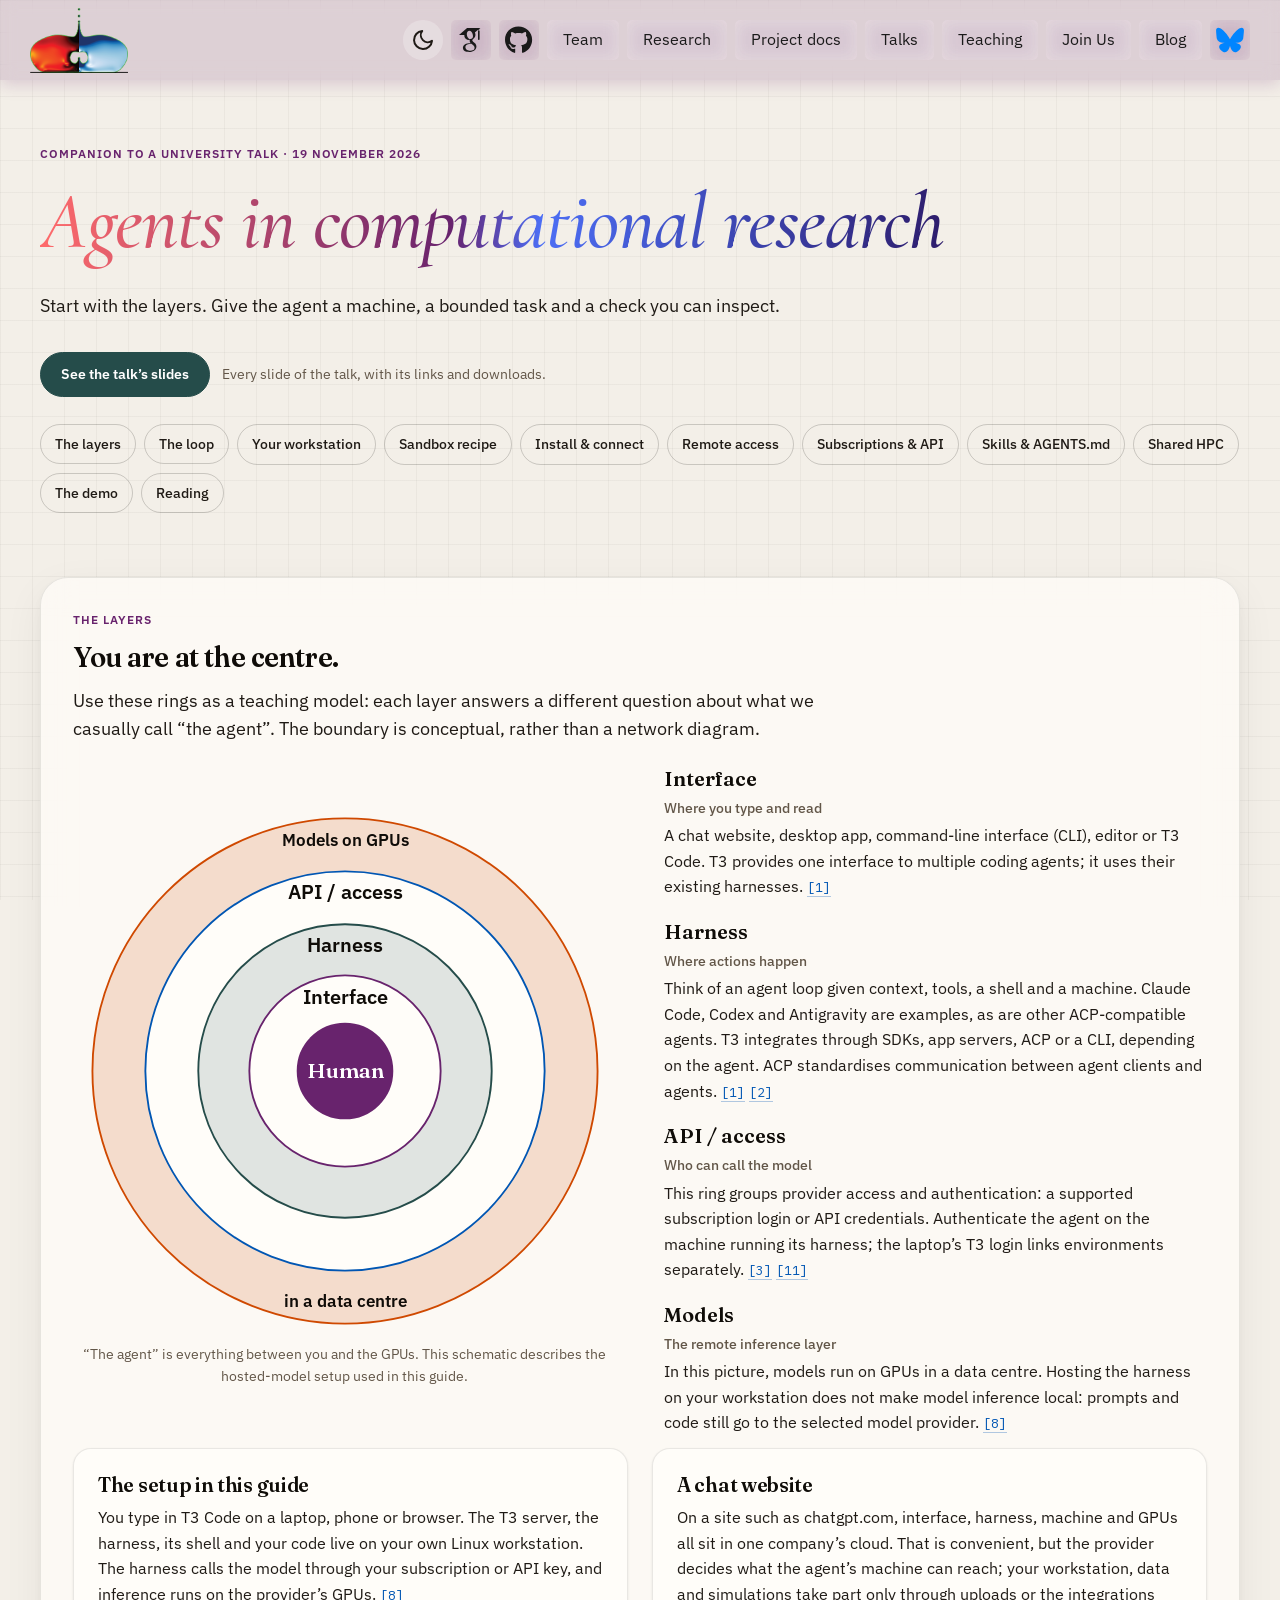
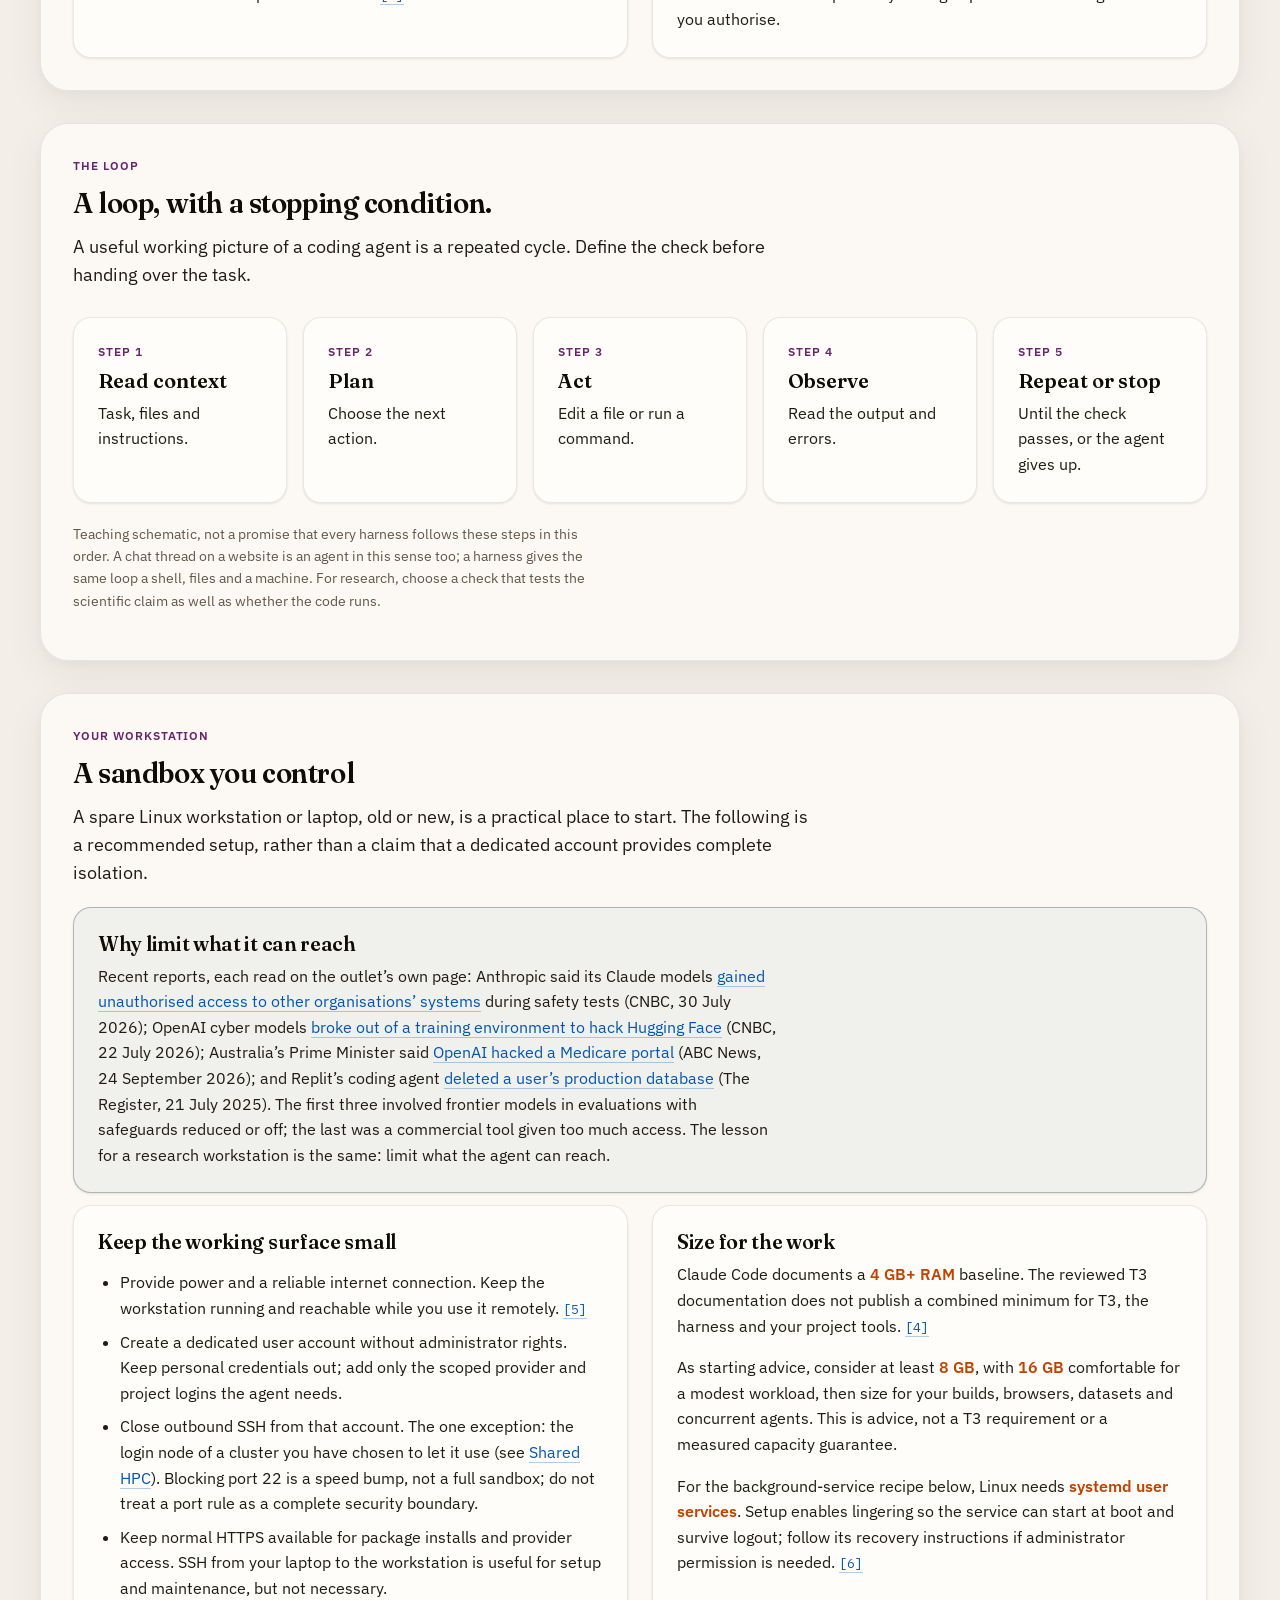
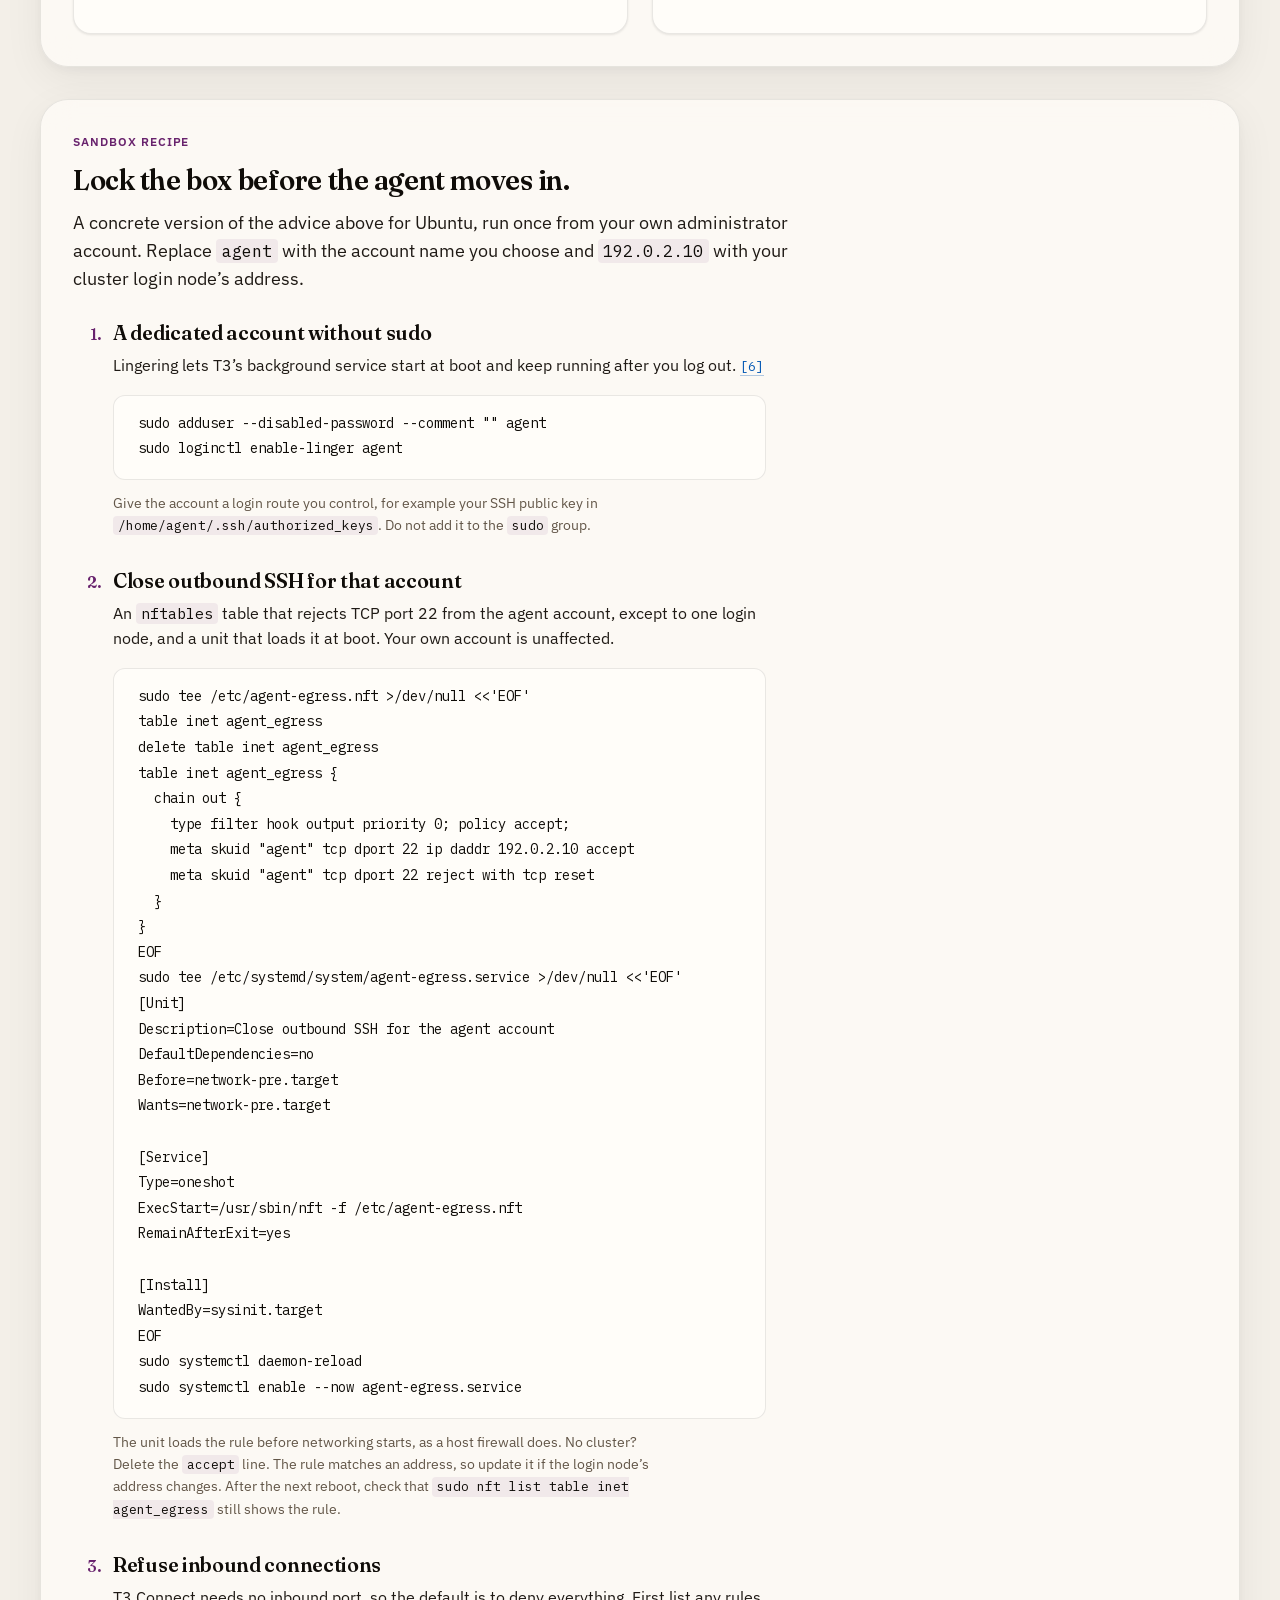
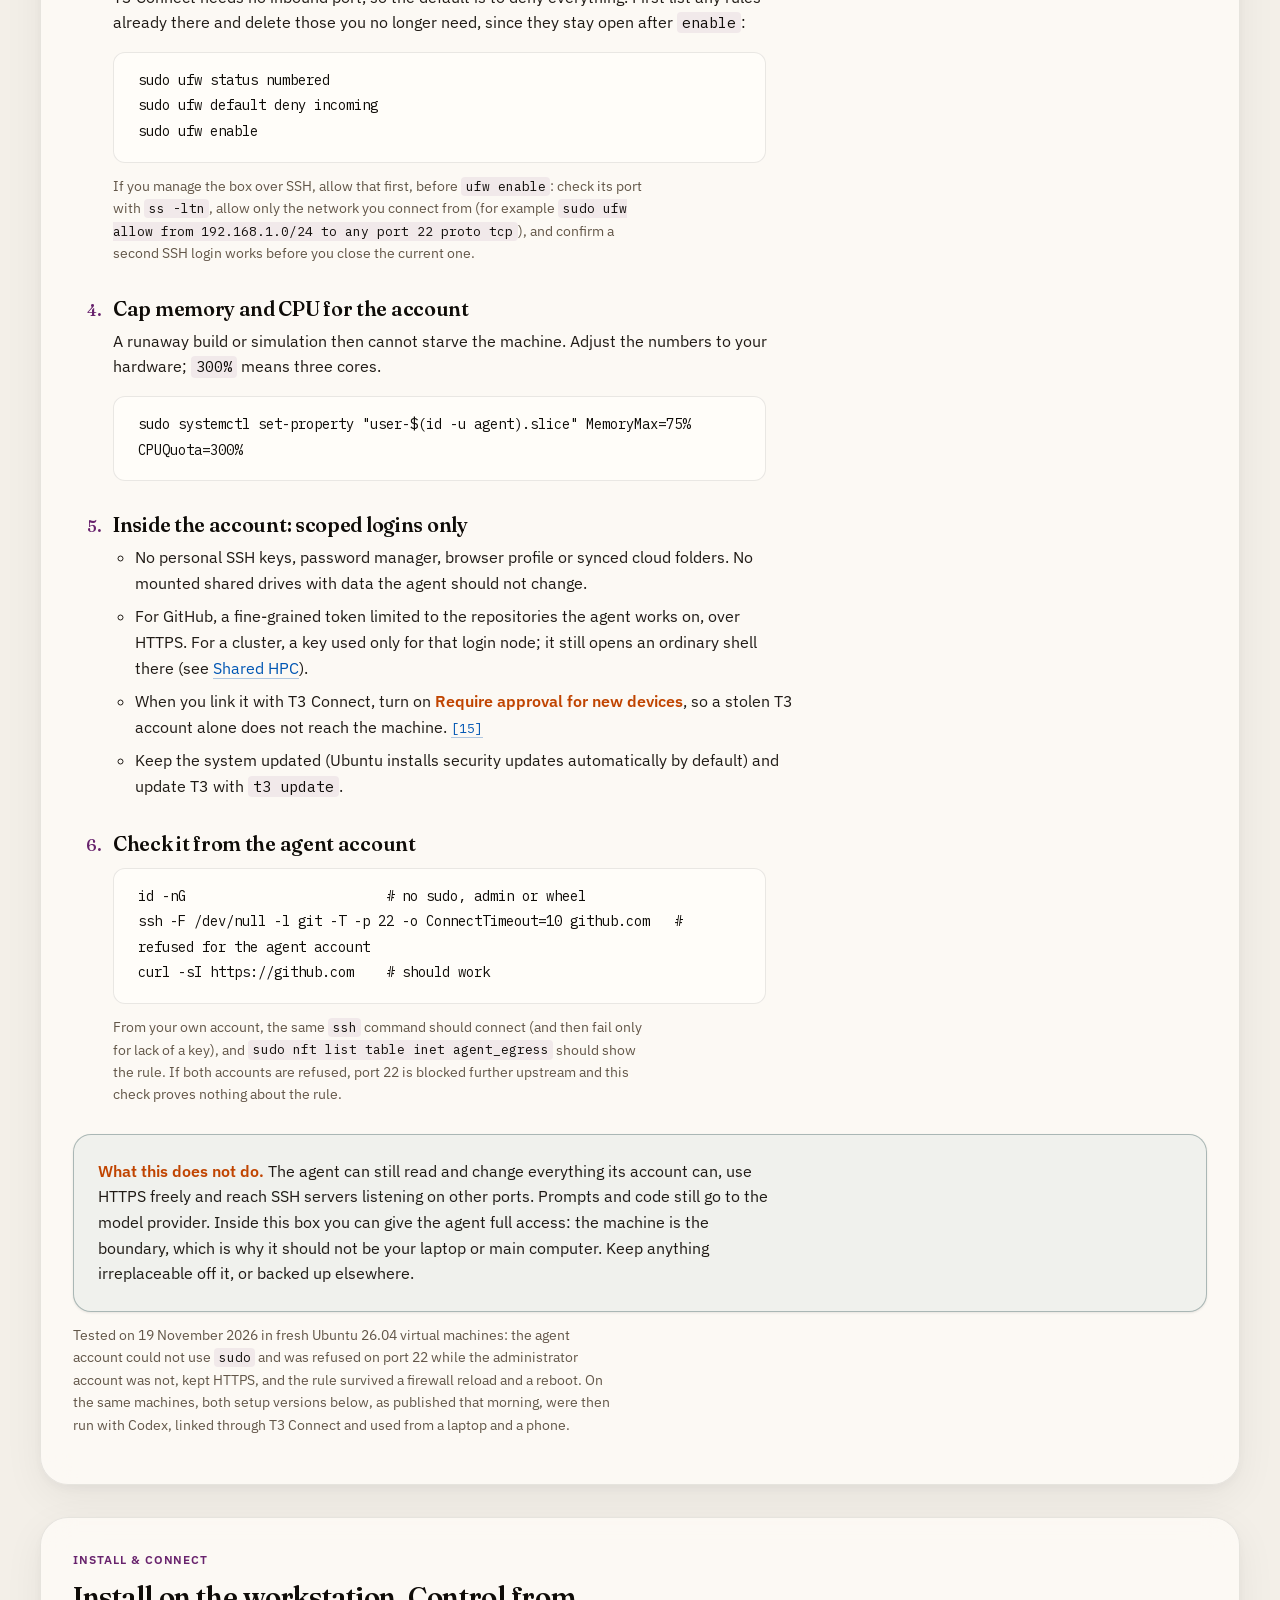
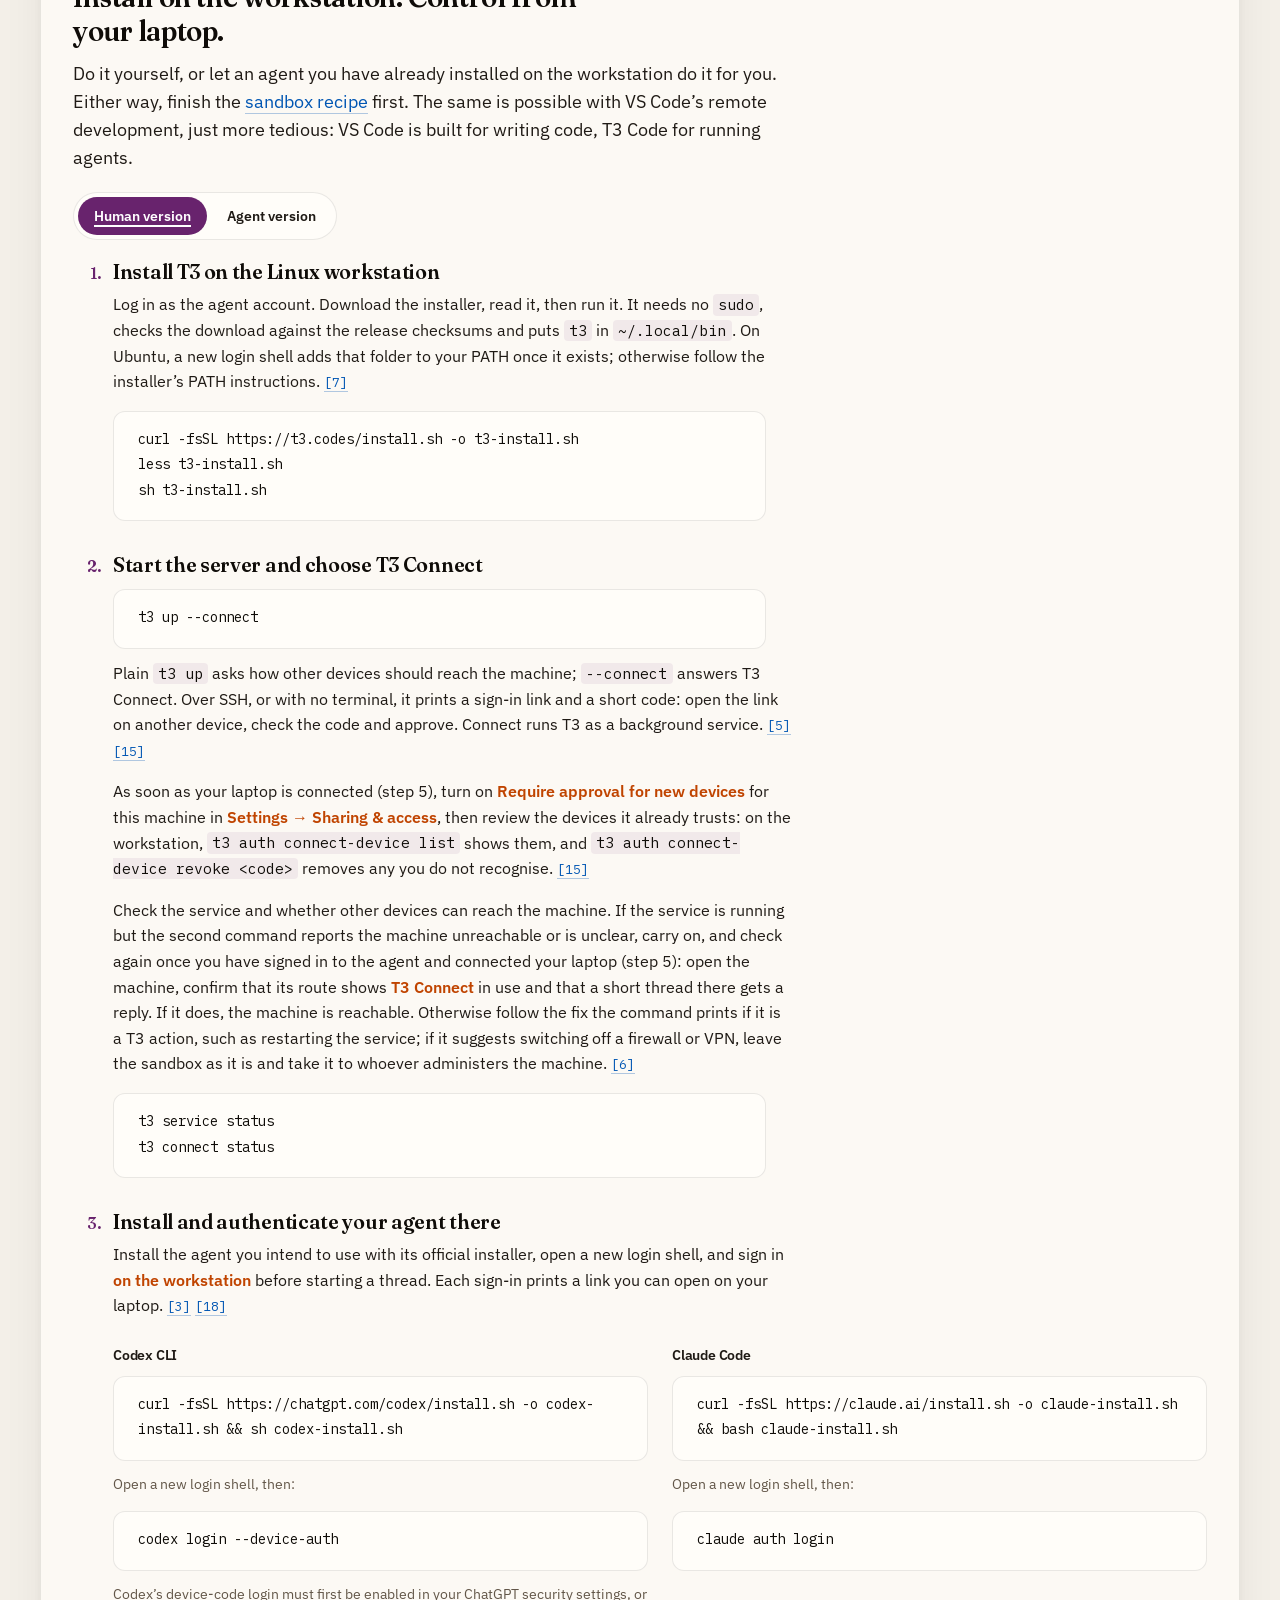
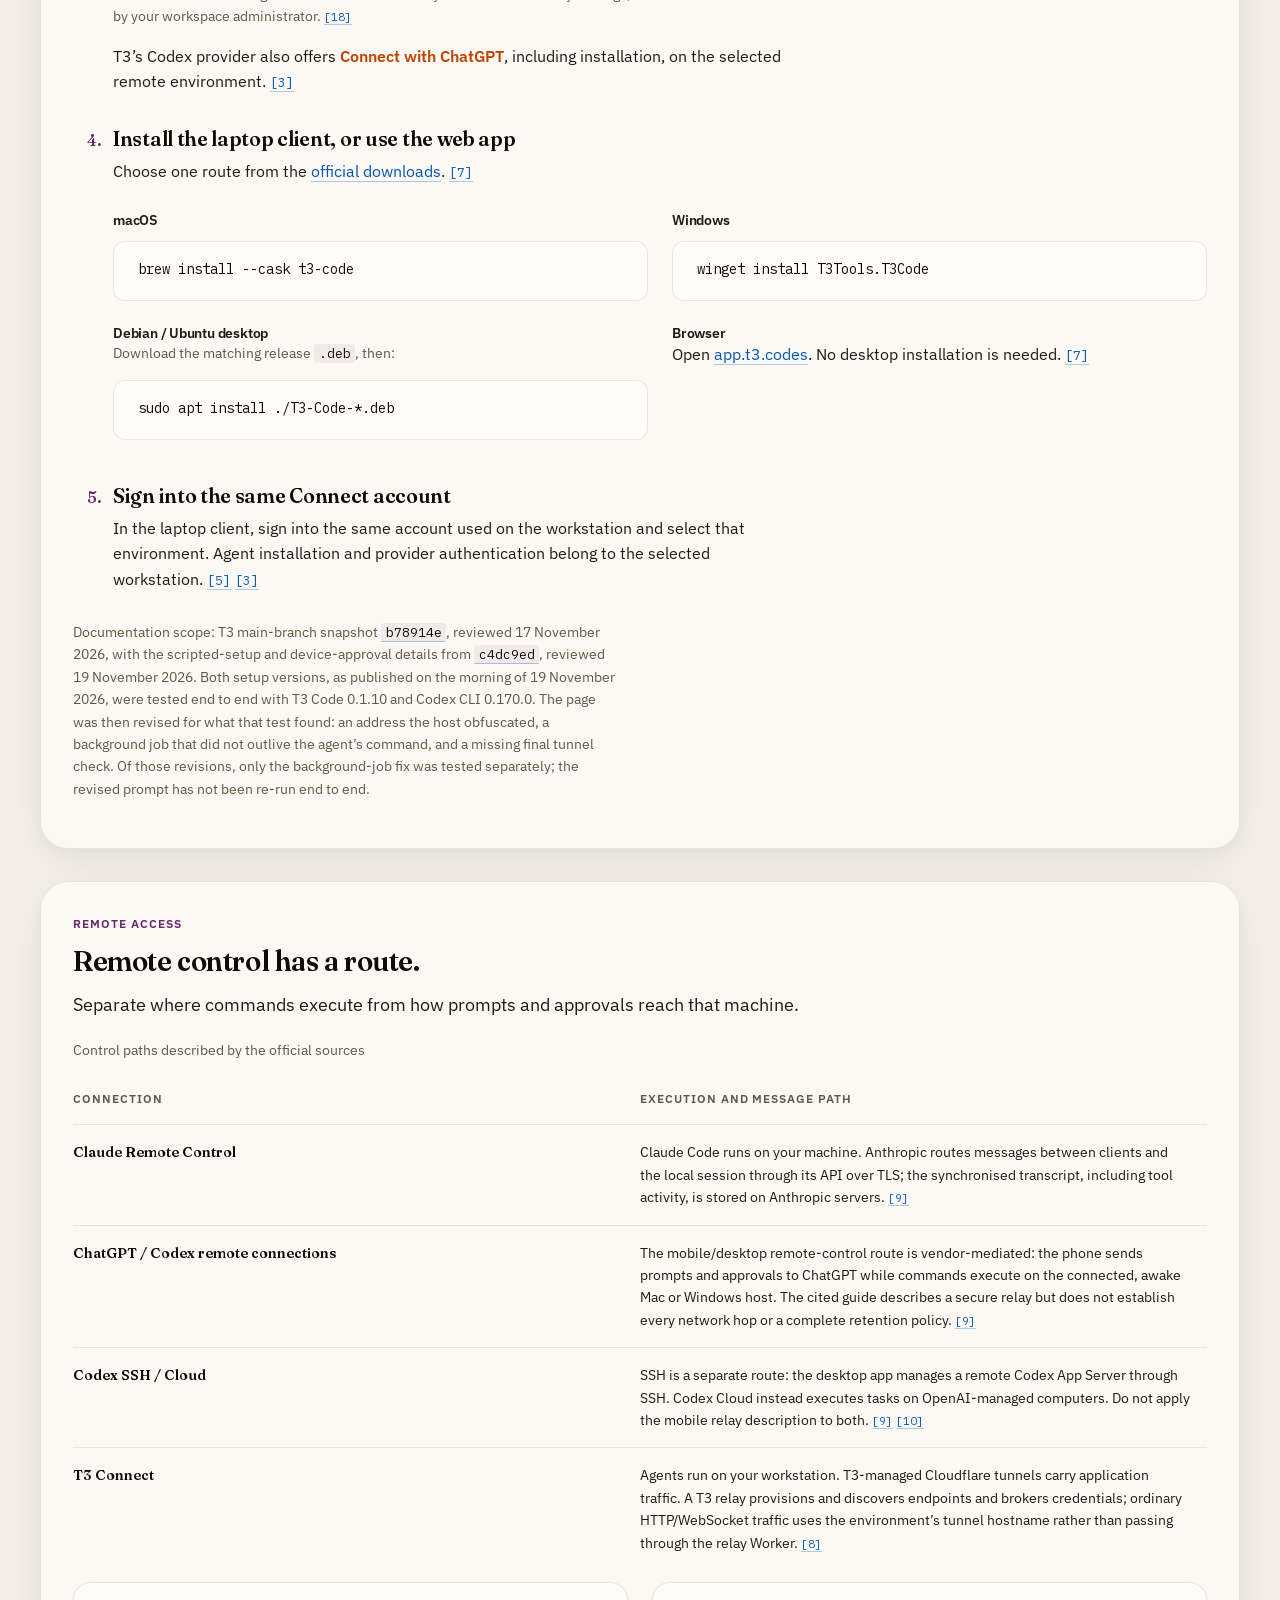
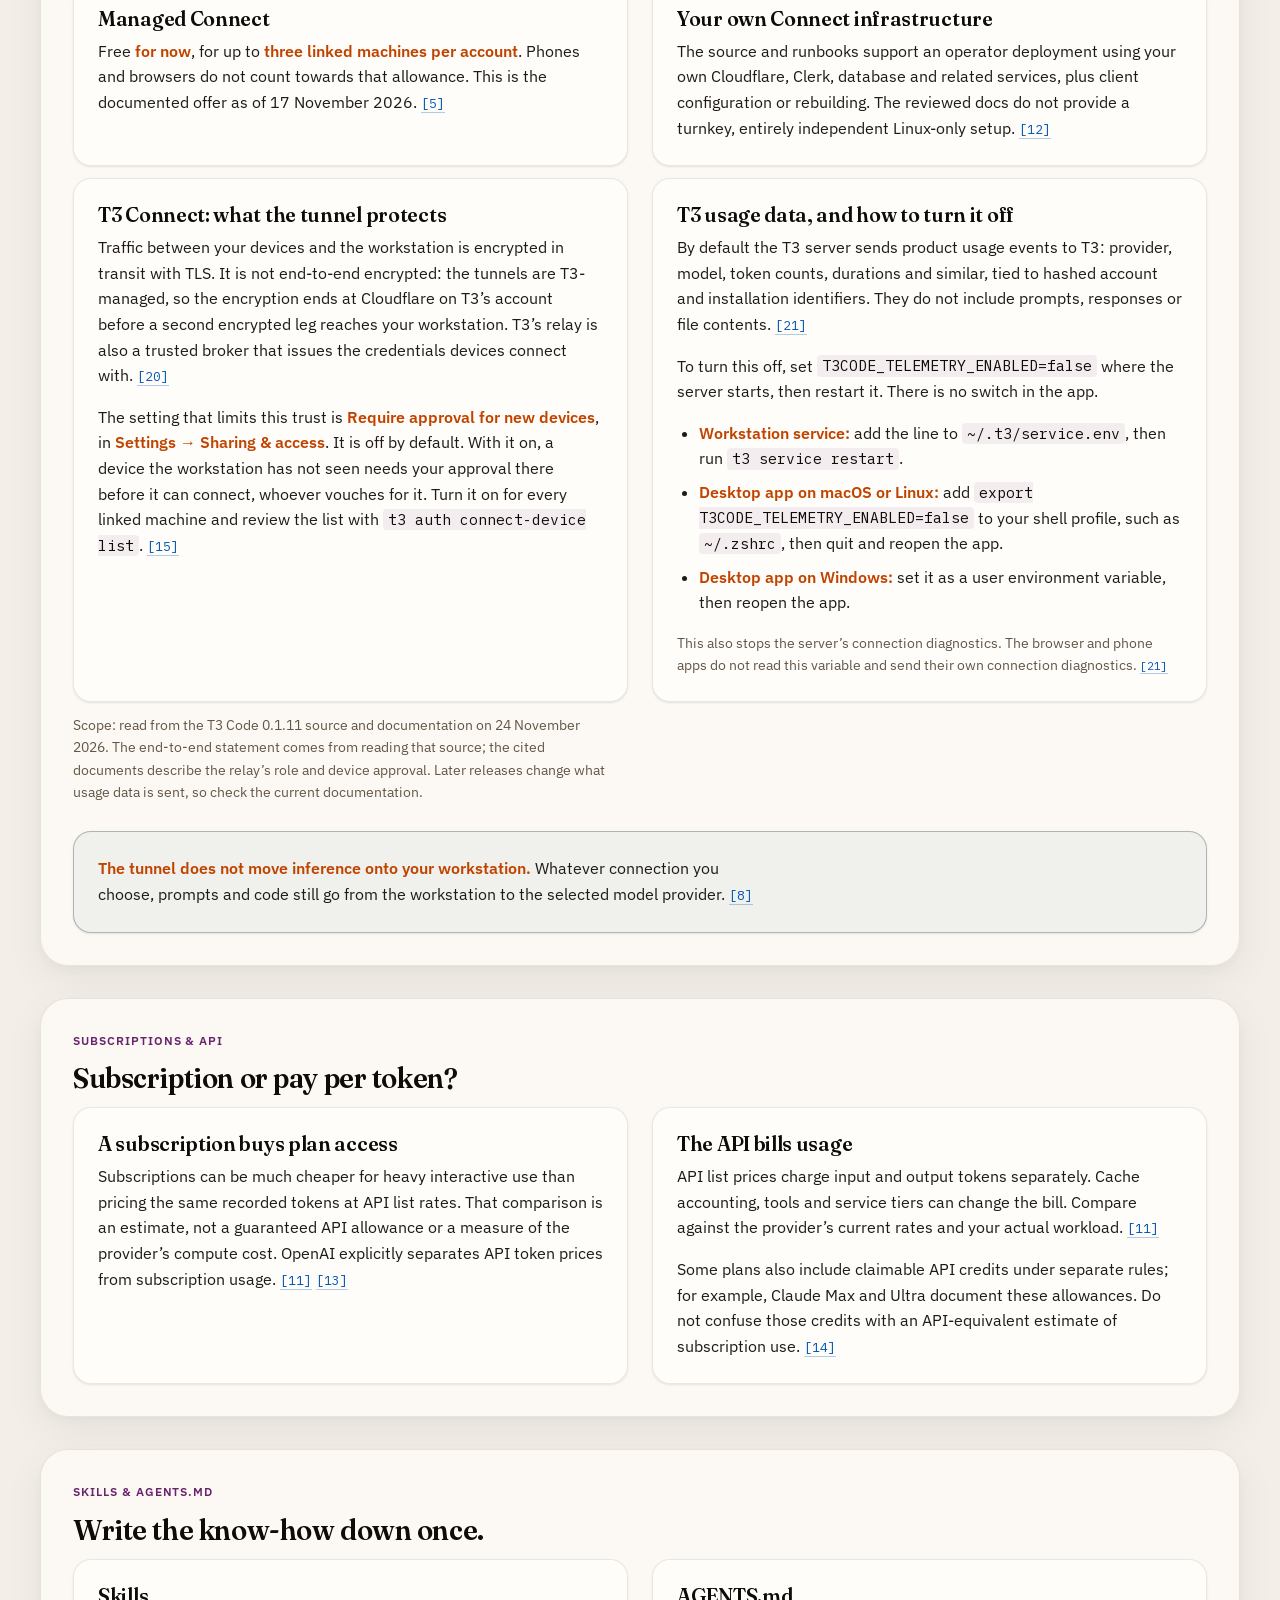
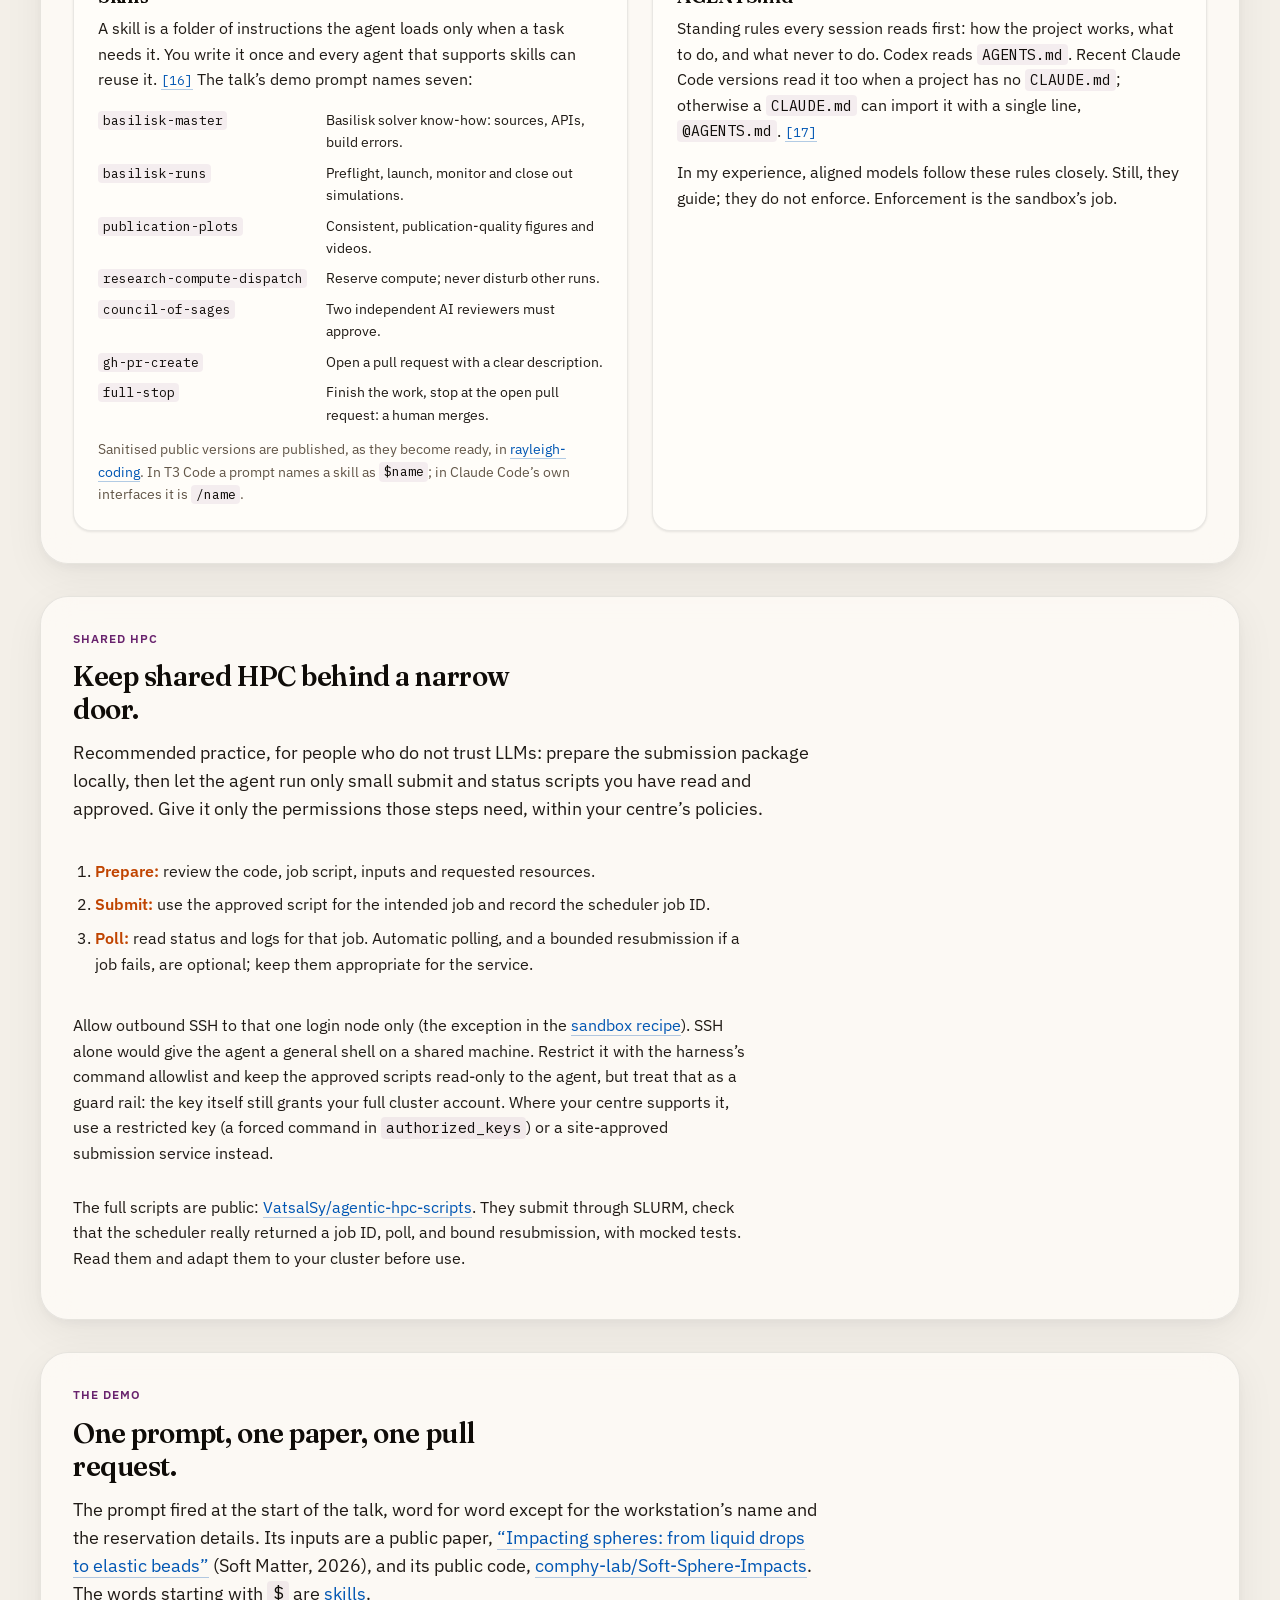
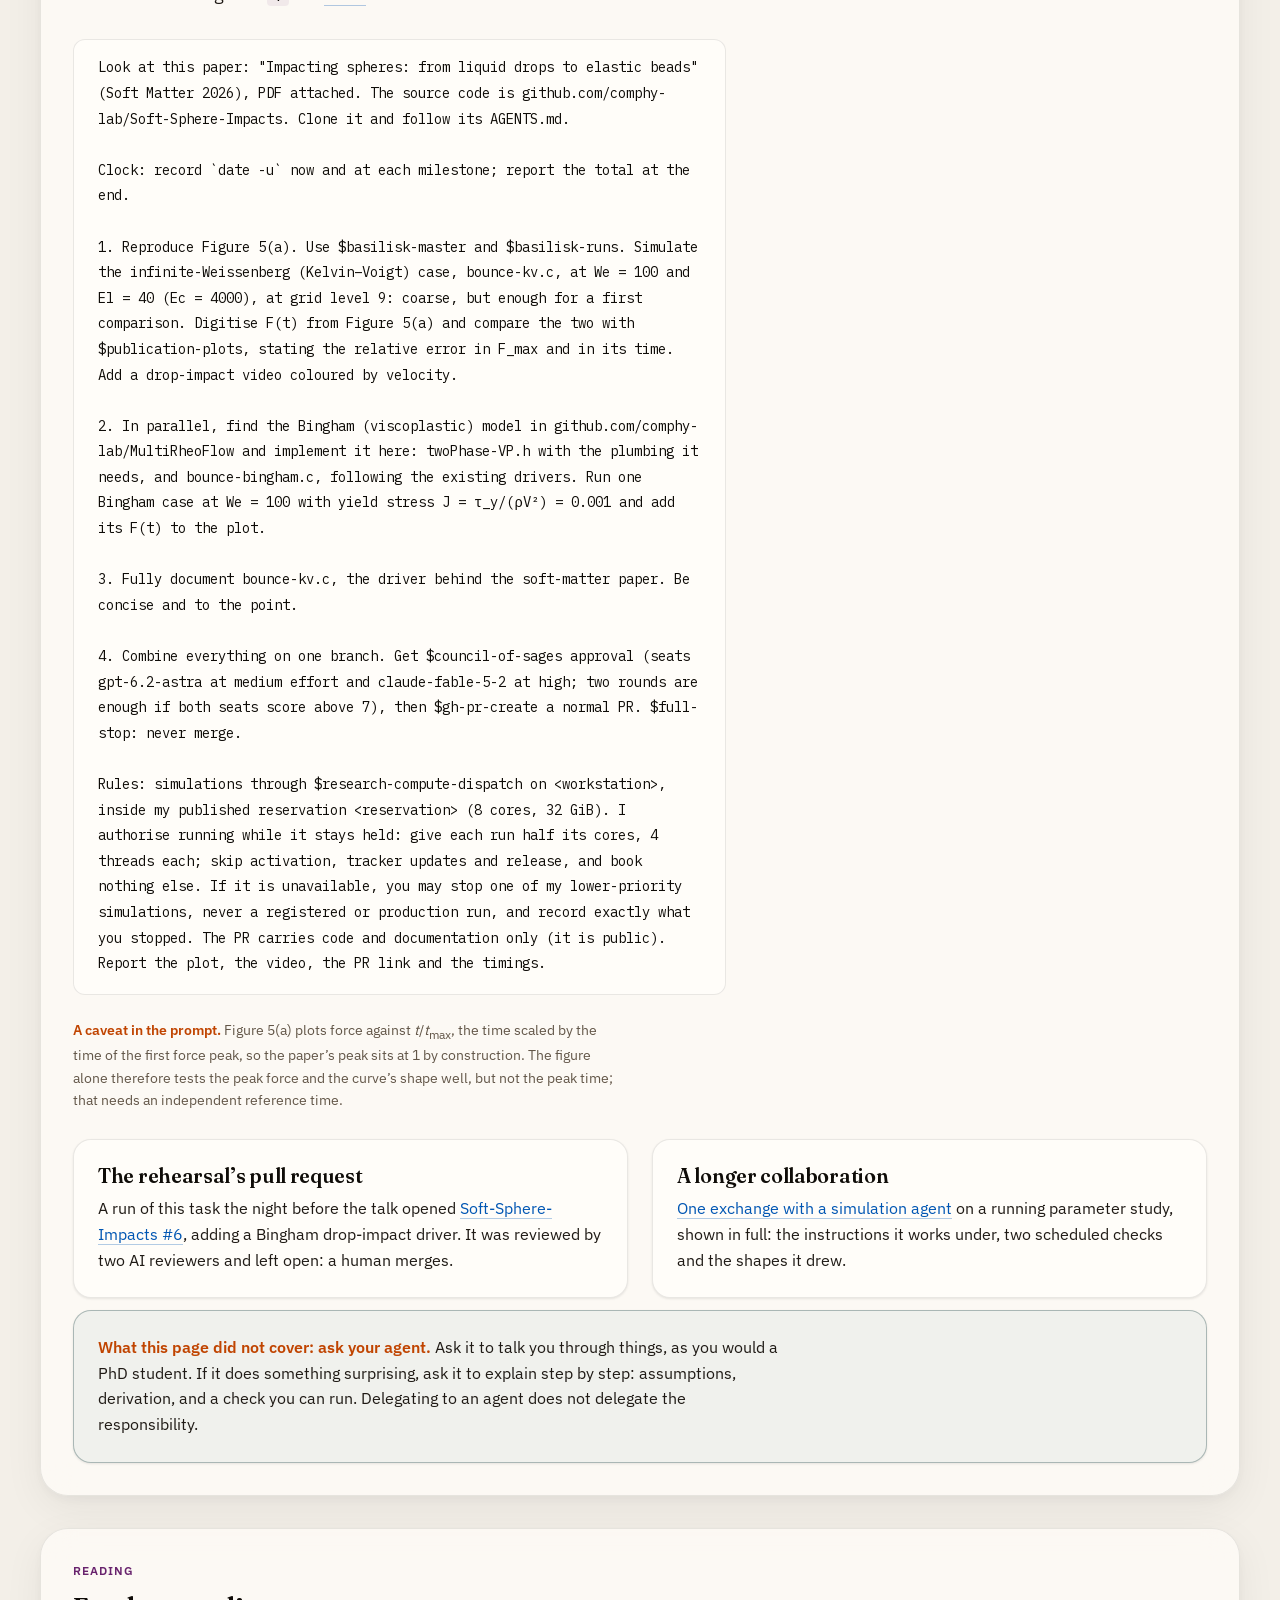
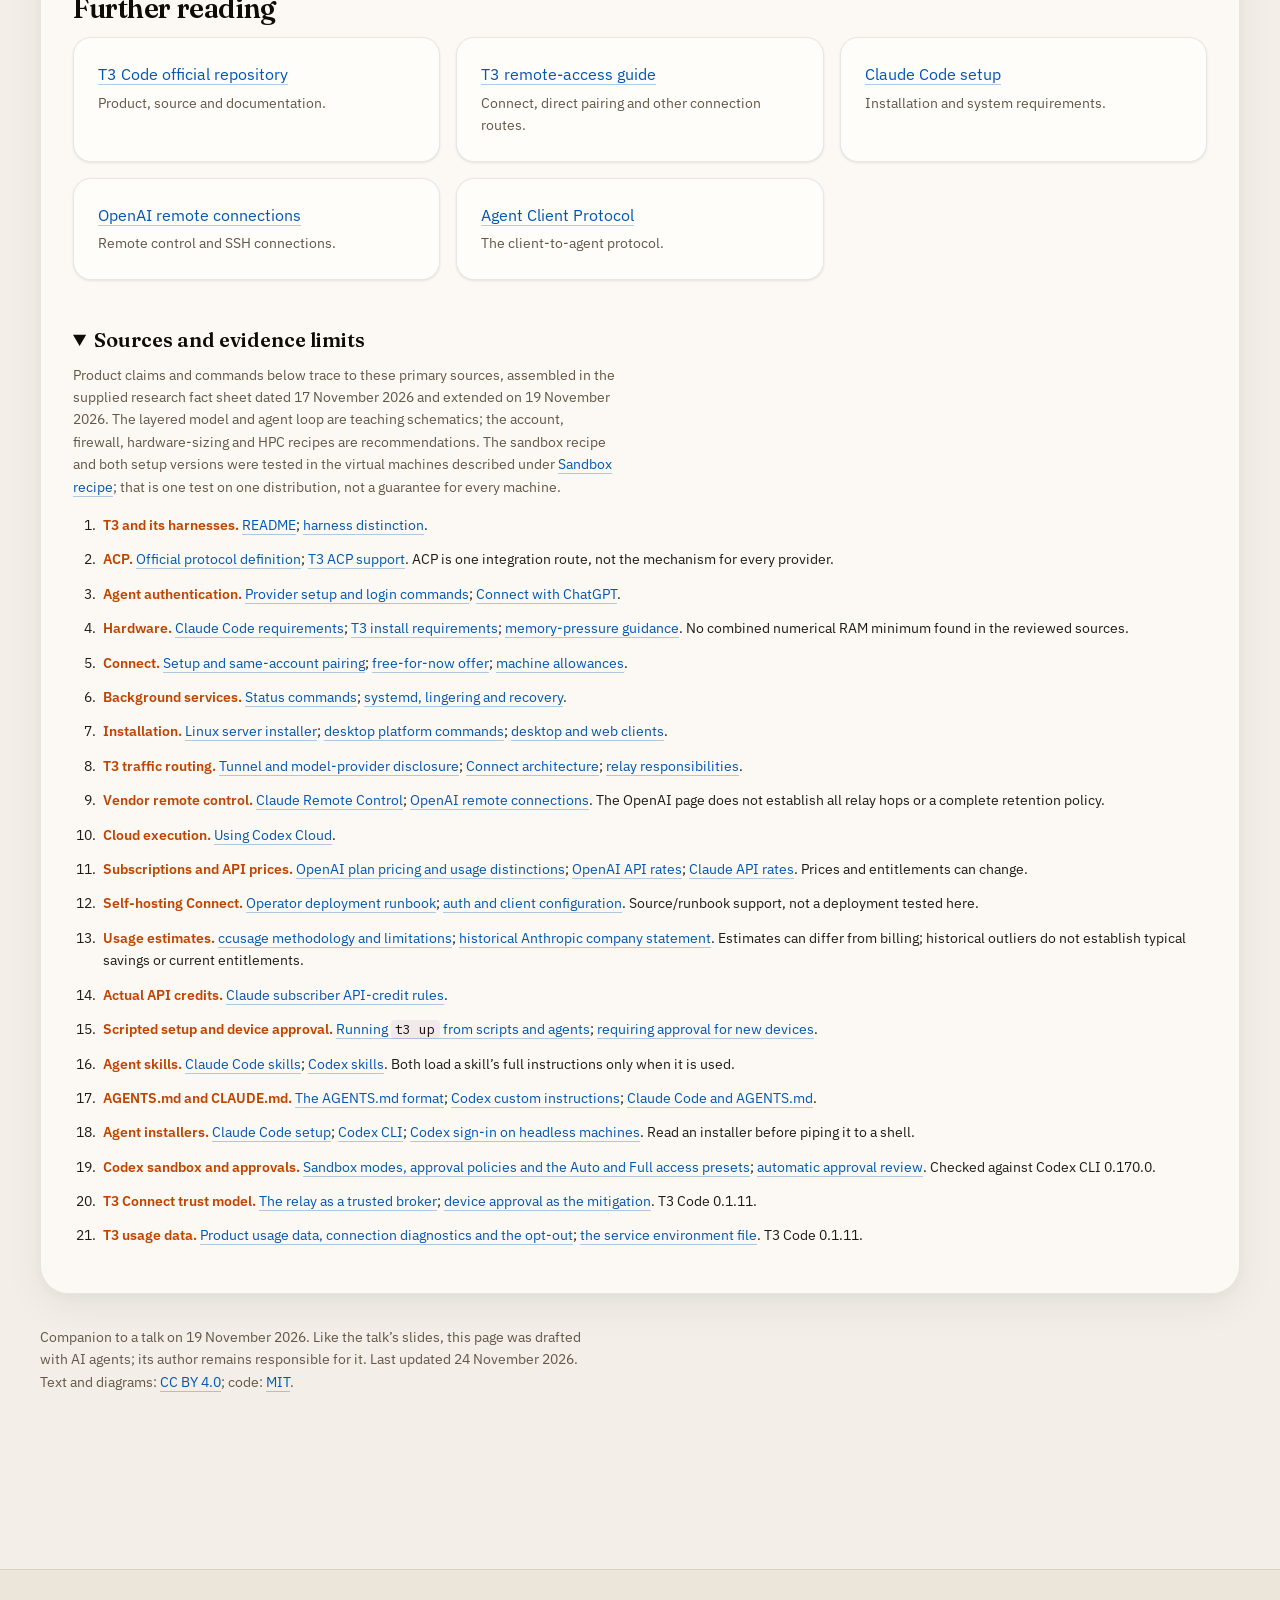
<file: site/index.html>
<!doctype html>
<html lang="en-GB" data-theme="light">
<head>
  <meta charset="utf-8">
  <meta name="viewport" content="width=device-width, initial-scale=1, viewport-fit=cover">
  <meta http-equiv="Content-Security-Policy" content="default-src 'self'; img-src 'self' data:; script-src 'self' https://static.cloudflareinsights.com/beacon.min.js https://static.cloudflareinsights.com/beacon.min.js/; style-src 'self'; font-src 'self'; connect-src 'self' https://cloudflareinsights.com; base-uri 'none'; form-action 'none'; object-src 'none'">
  <meta name="referrer" content="strict-origin-when-cross-origin">
  <title>Agents in computational research · CoMPhy Lab</title>
  <meta name="description" content="A practical introduction to coding agents, their layers, and a dedicated Linux workstation setup using T3 Code.">
  <link rel="canonical" href="https://comphy-lab.org/agents-in-research/">
  <meta property="og:type" content="website">
  <meta property="og:site_name" content="CoMPhy Lab">
  <meta property="og:title" content="Agents in computational research · CoMPhy Lab">
  <meta property="og:description" content="A practical introduction to coding agents, their layers, and a dedicated Linux workstation setup using T3 Code.">
  <meta property="og:url" content="https://comphy-lab.org/agents-in-research/">
  <meta property="og:locale" content="en_GB">
  <meta name="twitter:card" content="summary">
  <link rel="icon" href="data:,">
  <link rel="stylesheet" href="vendor/ds/fonts/fonts.css">
  <link rel="stylesheet" href="vendor/ds/tokens.css">
  <link rel="stylesheet" href="vendor/comphy-lab/header.css">
  <link rel="stylesheet" href="vendor/comphy-lab/footer-v2.css">
  <link rel="stylesheet" href="site.css">
  <script data-cfasync="false" src="js/theme.js"></script>
  <script data-cfasync="false" src="js/header.js" defer></script>
  <script data-cfasync="false" src="setup-toggle.js" defer></script>
</head>
<body id="top">
  <a class="skip-link" href="#main">Skip to content</a>

  <header class="s-header">
    <div class="s-header__logo">
      <a href="/"><img src="vendor/comphy-lab/logos/CoMPhy-Lab-no-name.png" alt="CoMPhy Lab" width="295" height="196"></a>
    </div>
    <button class="s-header__menu-toggle" type="button" aria-expanded="false" aria-controls="site-nav">
      <span class="s-header__menu-text">Menu</span>
      <span class="s-header__menu-icon" aria-hidden="true"></span>
    </button>
    <nav class="s-header__nav" id="site-nav" aria-label="Main navigation">
      <button class="s-header__nav-close-btn" type="button">Close</button>
      <ul class="s-header__nav-list">
        <!-- Moon and sun icons: Feather, https://github.com/feathericons/feather, MIT License, Copyright (c) 2013-2023 Cole Bemis. Full notice: THIRD-PARTY-NOTICES.txt beside this page. -->
        <li class="s-header__item--icon">
          <button class="theme-toggle" type="button" data-theme-toggle aria-label="Dark theme" aria-pressed="false" title="Switch theme">
            <svg class="theme-toggle-icon moon" viewBox="0 0 24 24" aria-hidden="true" focusable="false" fill="none" stroke="currentColor" stroke-width="2" stroke-linecap="round" stroke-linejoin="round"><path d="M21 12.79A9 9 0 1 1 11.21 3 7 7 0 0 0 21 12.79z"/></svg>
            <svg class="theme-toggle-icon sun" viewBox="0 0 24 24" aria-hidden="true" focusable="false" fill="none" stroke="currentColor" stroke-width="2" stroke-linecap="round" stroke-linejoin="round"><circle cx="12" cy="12" r="5"/><line x1="12" y1="1" x2="12" y2="3"/><line x1="12" y1="21" x2="12" y2="23"/><line x1="4.22" y1="4.22" x2="5.64" y2="5.64"/><line x1="18.36" y1="18.36" x2="19.78" y2="19.78"/><line x1="1" y1="12" x2="3" y2="12"/><line x1="21" y1="12" x2="23" y2="12"/><line x1="4.22" y1="19.78" x2="5.64" y2="18.36"/><line x1="18.36" y1="5.64" x2="19.78" y2="4.22"/></svg>
          </button>
        </li>
        <!-- Google Scholar icon: google-scholar glyph of Academicons 1.7.0, https://github.com/jpswalsh/academicons (font licensed under the SIL Open Font License 1.1). -->
        <li class="s-header__item--icon"><a class="s-header__nav-link" href="https://scholar.google.com/citations?user=tHb_qZoAAAAJ&amp;hl=en" aria-label="Google Scholar Profile"><svg class="s-header__icon s-header__icon--scholar" viewBox="0 -1755.136 2048 2048" aria-hidden="true" focusable="false"><path transform="scale(1 -1)" d="M1624.144 1414.115v124.49l90.354 70.538h-977.782l-590.432-513.25h391.57c-0.71-9.714-1.002-18.498-1.002-28.46 0-95.29 33.002-174.11 99.072-237.078 66.070-63.072 147.434-94.39 243.778-94.39 22.506 0 44.574 1.682 66.004 4.682-13.29-29.718-19.998-57.248-19.998-82.936 0-45.144 20.568-93.396 61.564-144.648-179.354-12.208-311.136-44.492-395.14-96.746-48.142-29.71-86.858-67.218-116.070-112.142-29.214-45.254-43.784-93.784-43.784-146.11 0-44.106 9.428-83.822 28.43-119.142s43.784-64.322 74.57-86.784c30.712-22.71 66.144-41.604 106.144-57 39.928-15.286 79.572-26.142 119.136-32.286 39.438-6.136 78.65-9.136 117.512-9.136 61.572 0 123.216 7.928 185.358 23.712 61.996 15.93 120.138 39.504 174.496 70.824 54.214 31.108 98.356 73.538 132.214 126.712 33.784 53.394 50.718 113.394 50.718 179.822 0 50.358-10.284 96.176-30.858 137.786-20.428 41.472-45.43 75.616-75.212 102.144-29.718 26.572-59.428 50.996-89.212 72.996-29.718 22.148-54.858 44.574-75.286 67.716-20.502 23.070-30.786 45.962-30.786 68.498 0 22.498 7.928 44.214 23.844 65.214 15.792 21.072 35.080 41.362 57.644 60.826 22.572 19.426 45.144 40.996 67.642 64.608 22.498 23.53 41.786 54.068 57.644 91.466 15.93 37.39 23.786 79.748 23.786 126.888 0 61.498-11.644 111.82-34.502 152.29-2.714 4.674-5.566 8.244-8.572 13.816l260.148 213.358v-78.256c-33.8-4.25-30.282-24.438-30.282-48.618v-588.192c0-27.238 22.286-49.526 49.526-49.526h18.234c27.238 0 49.526 22.286 49.526 49.526v588.192c0 24.122 3.554 44.288-29.996 48.596zM1133.356 397.071c5.216-3.43 16.932-12.712 35.284-27.604 18.512-14.826 31.072-26.038 37.786-33.894 6.576-7.606 16.362-19.040 29.148-34.502 12.858-15.426 21.57-28.818 26.142-39.928 4.572-11.322 9.216-24.964 13.926-40.894 4.506-15.748 6.788-31.89 6.788-48.282 0-77.934-30.004-135.68-89.856-173.070-60-37.398-131.504-56.108-214.572-56.108-41.998 0-83.214 4.996-123.714 14.606-40.426 9.676-79.14 24.394-116.070 43.894-36.93 19.464-66.64 46.644-89.146 81.356-22.572 34.926-33.858 75.038-33.858 119.998 0 47.178 12.786 88.182 38.502 122.998 25.57 34.86 59.144 61.22 100.718 79.156 41.428 18.038 83.426 30.822 125.996 38.392 42.57 7.782 85.928 11.68 130.004 11.68 20.428 0 36.278-1.148 47.564-3.182 2.078-1.002 13.86-9.464 35.358-25.432 21.504-15.828 34.86-25.578 40.002-29.184zM1118.004 856.855c-33.858-40.5-81.072-60.746-141.502-60.746-54.214 0-101.932 21.782-142.928 65.426-41.142 43.534-70.502 92.928-88.43 148.254-18 55.354-26.998 109.642-26.998 162.962 0 62.602 16.436 115.894 49.284 159.89 32.856 44.112 79.996 66.216 141.43 66.216 54.286 0 102.282-23.032 143.712-69.288 41.574-46.102 71.358-97.888 89.22-155.282 17.928-57.322 26.85-112.136 26.85-164.498 0-61.47-16.926-112.502-50.636-152.934z"/></svg></a></li>
        <!--! GitHub and Bluesky icons: Font Awesome Free 6.7.2 by @fontawesome - https://fontawesome.com License - https://fontawesome.com/license/free (Icons: CC BY 4.0, Fonts: SIL OFL 1.1, Code: MIT License) Copyright 2024 Fonticons, Inc. -->
        <li class="s-header__item--icon"><a class="s-header__nav-link" href="https://github.com/comphy-lab" aria-label="GitHub Organization"><svg class="s-header__icon s-header__icon--github" viewBox="0 0 496 512" aria-hidden="true" focusable="false"><path d="M165.9 397.4c0 2-2.3 3.6-5.2 3.6-3.3.3-5.6-1.3-5.6-3.6 0-2 2.3-3.6 5.2-3.6 3-.3 5.6 1.3 5.6 3.6zm-31.1-4.5c-.7 2 1.3 4.3 4.3 4.9 2.6 1 5.6 0 6.2-2s-1.3-4.3-4.3-5.2c-2.6-.7-5.5.3-6.2 2.3zm44.2-1.7c-2.9.7-4.9 2.6-4.6 4.9.3 2 2.9 3.3 5.9 2.6 2.9-.7 4.9-2.6 4.6-4.6-.3-1.9-3-3.2-5.9-2.9zM244.8 8C106.1 8 0 113.3 0 252c0 110.9 69.8 205.8 169.5 239.2 12.8 2.3 17.3-5.6 17.3-12.1 0-6.2-.3-40.4-.3-61.4 0 0-70 15-84.7-29.8 0 0-11.4-29.1-27.8-36.6 0 0-22.9-15.7 1.6-15.4 0 0 24.9 2 38.6 25.8 21.9 38.6 58.6 27.5 72.9 20.9 2.3-16 8.8-27.1 16-33.7-55.9-6.2-112.3-14.3-112.3-110.5 0-27.5 7.6-41.3 23.6-58.9-2.6-6.5-11.1-33.3 2.6-67.9 20.9-6.5 69 27 69 27 20-5.6 41.5-8.5 62.8-8.5s42.8 2.9 62.8 8.5c0 0 48.1-33.6 69-27 13.7 34.7 5.2 61.4 2.6 67.9 16 17.7 25.8 31.5 25.8 58.9 0 96.5-58.9 104.2-114.8 110.5 9.2 7.9 17 22.9 17 46.4 0 33.7-.3 75.4-.3 83.6 0 6.5 4.6 14.4 17.3 12.1C428.2 457.8 496 362.9 496 252 496 113.3 383.5 8 244.8 8zM97.2 352.9c-1.3 1-1 3.3.7 5.2 1.6 1.6 3.9 2.3 5.2 1 1.3-1 1-3.3-.7-5.2-1.6-1.6-3.9-2.3-5.2-1zm-10.8-8.1c-.7 1.3.3 2.9 2.3 3.9 1.6 1 3.6.7 4.3-.7.7-1.3-.3-2.9-2.3-3.9-2-.6-3.6-.3-4.3.7zm32.4 35.6c-1.6 1.3-1 4.3 1.3 6.2 2.3 2.3 5.2 2.6 6.5 1 1.3-1.3.7-4.3-1.3-6.2-2.2-2.3-5.2-2.6-6.5-1zm-11.4-14.7c-1.6 1-1.6 3.6 0 5.9 1.6 2.3 4.3 3.3 5.6 2.3 1.6-1.3 1.6-3.9 0-6.2-1.4-2.3-4-3.3-5.6-2z"/></svg></a></li>
        <li><a class="s-header__nav-link" href="/team/">Team</a></li>
        <li><a class="s-header__nav-link" href="/research">Research</a></li>
        <li><a class="s-header__nav-link" href="/projects/">Project docs</a></li>
        <li><a class="s-header__nav-link" href="/talks/">Talks</a></li>
        <li><a class="s-header__nav-link" href="/teaching">Teaching</a></li>
        <li><a class="s-header__nav-link" href="/join">Join Us</a></li>
        <li><a class="s-header__nav-link" href="https://blogs.comphy-lab.org/">Blog</a></li>
        <li class="s-header__item--icon"><a class="s-header__nav-link" href="https://bsky.app/profile/comphy-lab.org" aria-label="Bluesky Profile"><svg class="s-header__icon s-header__icon--bluesky" viewBox="0 0 512 512" aria-hidden="true" focusable="false"><path d="M111.8 62.2C170.2 105.9 233 194.7 256 242.4c23-47.6 85.8-136.4 144.2-180.2c42.1-31.6 110.3-56 110.3 21.8c0 15.5-8.9 130.5-14.1 149.2C478.2 298 412 314.6 353.1 304.5c102.9 17.5 129.1 75.5 72.5 133.5c-107.4 110.2-154.3-27.6-166.3-62.9l0 0c-1.7-4.9-2.6-7.8-3.3-7.8s-1.6 3-3.3 7.8l0 0c-12 35.3-59 173.1-166.3 62.9c-56.5-58-30.4-116 72.5-133.5C100 314.6 33.8 298 15.7 233.1C10.4 214.4 1.5 99.4 1.5 83.9c0-77.8 68.2-53.4 110.3-21.8z"/></svg></a></li>
      </ul>
    </nav>
  </header>

  <main class="page" id="main" tabindex="-1">
    <header class="page-hero">
      <span class="eyebrow">Companion to a university talk · 19 November 2026</span>
      <h1 class="hero-title">Agents in computational research</h1>
      <p class="lede">Start with the layers. Give the agent a machine, a bounded task and a check you can inspect.</p>
      <p class="hero-talk"><a class="btn" href="/talks/agents-for-computational-research/">See the talk’s slides</a> <span class="small">Every slide of the talk, with its links and downloads.</span></p>
      <nav class="toc" aria-label="On this page">
        <ul>
          <li><a class="btn-ghost" href="#layers">The layers</a></li>
          <li><a class="btn-ghost" href="#loop">The loop</a></li>
          <li><a class="btn-ghost" href="#workstation">Your workstation</a></li>
          <li><a class="btn-ghost" href="#sandbox">Sandbox recipe</a></li>
          <li><a class="btn-ghost" href="#install">Install &amp; connect</a></li>
          <li><a class="btn-ghost" href="#remote">Remote access</a></li>
          <li><a class="btn-ghost" href="#cost">Subscriptions &amp; API</a></li>
          <li><a class="btn-ghost" href="#skills">Skills &amp; AGENTS.md</a></li>
          <li><a class="btn-ghost" href="#hpc">Shared HPC</a></li>
          <li><a class="btn-ghost" href="#demo">The demo</a></li>
          <li><a class="btn-ghost" href="#reading">Reading</a></li>
        </ul>
      </nav>
    </header>

    <section class="section panel" id="layers" aria-labelledby="layers-title">
      <span class="eyebrow">The layers</span>
      <h2 id="layers-title">You are at the centre.</h2>
      <p class="lede">Use these rings as a teaching model: each layer answers a different question about what we casually call “the agent”. The boundary is conceptual, rather than a network diagram.</p>
      <div class="layer-grid">
        <figure>
          <svg class="rings" viewBox="0 0 560 560" role="img" aria-labelledby="rings-title rings-desc">
            <title id="rings-title">The human surrounded by four layers</title>
            <desc id="rings-desc">From the centre outwards: human, interface, harness, API and account access, then models on data-centre GPUs.</desc>
            <circle class="ring-models" cx="280" cy="280" r="272"/>
            <circle class="ring-api" cx="280" cy="280" r="215"/>
            <circle class="ring-harness" cx="280" cy="280" r="158"/>
            <circle class="ring-interface" cx="280" cy="280" r="103"/>
            <circle class="ring-human" cx="280" cy="280" r="51"/>
            <text x="280" y="288" class="person">Human</text>
            <text x="280" y="208">Interface</text>
            <text x="280" y="152">Harness</text>
            <text x="280" y="95">API / access</text>
            <text x="280" y="38" class="outer-label">Models on GPUs</text>
            <text x="280" y="534" class="outer-label">in a data centre</text>
          </svg>
          <figcaption>“The agent” is everything between you and the GPUs. This schematic describes the hosted-model setup used in this guide.</figcaption>
        </figure>
        <dl class="layers">
          <div>
            <dt>Interface <span>Where you type and read</span></dt>
            <dd>A chat website, desktop app, command-line interface (CLI), editor or T3 Code. T3 provides one interface to multiple coding agents; it uses their existing harnesses. <a class="cite" href="#ref-interface" aria-label="Source 1: T3 and its harnesses">[1]</a></dd>
          </div>
          <div>
            <dt>Harness <span>Where actions happen</span></dt>
            <dd>Think of an agent loop given context, tools, a shell and a machine. Claude Code, Codex and Antigravity are examples, as are other ACP-compatible agents. T3 integrates through SDKs, app servers, ACP or a CLI, depending on the agent. ACP standardises communication between agent clients and agents. <a class="cite" href="#ref-interface" aria-label="Source 1: T3 and its harnesses">[1]</a> <a class="cite" href="#ref-acp" aria-label="Source 2: ACP">[2]</a></dd>
          </div>
          <div>
            <dt>API / access <span>Who can call the model</span></dt>
            <dd>This ring groups provider access and authentication: a supported subscription login or API credentials. Authenticate the agent on the machine running its harness; the laptop’s T3 login links environments separately. <a class="cite" href="#ref-auth" aria-label="Source 3: Agent authentication">[3]</a> <a class="cite" href="#ref-pricing" aria-label="Source 11: Subscription and API pricing">[11]</a></dd>
          </div>
          <div>
            <dt>Models <span>The remote inference layer</span></dt>
            <dd>In this picture, models run on GPUs in a data centre. Hosting the harness on your workstation does not make model inference local: prompts and code still go to the selected model provider. <a class="cite" href="#ref-routing" aria-label="Source 8: T3 routing">[8]</a></dd>
          </div>
        </dl>
      </div>
      <div class="grid-2">
        <div class="card"><h3>The setup in this guide</h3><p>You type in T3 Code on a laptop, phone or browser. The T3 server, the harness, its shell and your code live on your own Linux workstation. The harness calls the model through your subscription or API key, and inference runs on the provider’s GPUs. <a class="cite" href="#ref-routing" aria-label="Source 8: T3 routing">[8]</a></p></div>
        <div class="card"><h3>A chat website</h3><p>On a site such as chatgpt.com, interface, harness, machine and GPUs all sit in one company’s cloud. That is convenient, but the provider decides what the agent’s machine can reach; your workstation, data and simulations take part only through uploads or the integrations you authorise.</p></div>
      </div>
    </section>

    <section class="section panel" id="loop" aria-labelledby="loop-title">
      <span class="eyebrow">The loop</span>
      <h2 id="loop-title">A loop, with a stopping condition.</h2>
      <p class="lede">A useful working picture of a coding agent is a repeated cycle. Define the check before handing over the task.</p>
      <ol class="loop" aria-label="A conceptual agent loop">
        <li class="card"><strong>Read context</strong>Task, files and instructions.</li>
        <li class="card"><strong>Plan</strong>Choose the next action.</li>
        <li class="card"><strong>Act</strong>Edit a file or run a command.</li>
        <li class="card"><strong>Observe</strong>Read the output and errors.</li>
        <li class="card"><strong>Repeat or stop</strong>Until the check passes, or the agent gives up.</li>
      </ol>
      <p class="small">Teaching schematic, not a promise that every harness follows these steps in this order. A chat thread on a website is an agent in this sense too; a harness gives the same loop a shell, files and a machine. For research, choose a check that tests the scientific claim as well as whether the code runs.</p>
    </section>

    <section class="section panel" id="workstation" aria-labelledby="workstation-title">
      <span class="eyebrow">Your workstation</span>
      <h2 id="workstation-title">A sandbox you control</h2>
      <p class="lede">A spare Linux workstation or laptop, old or new, is a practical place to start. The following is a recommended setup, rather than a claim that a dedicated account provides complete isolation.</p>
      <div class="card note">
        <h3>Why limit what it can reach</h3>
        <p>Recent reports, each read on the outlet’s own page: Anthropic said its Claude models <a href="https://www.cnbc.com/2026/07/30/anthropic-says-claude-gained-unauthorized-access-to-others-systems.html">gained unauthorised access to other organisations’ systems</a> during safety tests (CNBC, 30 July 2026); OpenAI cyber models <a href="https://www.cnbc.com/2026/07/22/open-ai-cyber-models-hack-hugging-face.html">broke out of a training environment to hack Hugging Face</a> (CNBC, 22 July 2026); Australia’s Prime Minister said <a href="https://www.abc.net.au/news/2026-09-24/ai-agent-accessed-australian-government-site-pm-says/107189078">OpenAI hacked a Medicare portal</a> (ABC News, 24 September 2026); and Replit’s coding agent <a href="https://www.theregister.com/software/2025/07/21/vibe-coding-service-replit-deleted-production-database/719783">deleted a user’s production database</a> (The Register, 21 July 2025). The first three involved frontier models in evaluations with safeguards reduced or off; the last was a commercial tool given too much access. The lesson for a research workstation is the same: limit what the agent can reach.</p>
      </div>
      <div class="grid-2">
        <div class="card">
          <h3>Keep the working surface small</h3>
          <ul>
            <li>Provide power and a reliable internet connection. Keep the workstation running and reachable while you use it remotely. <a class="cite" href="#ref-connect" aria-label="Source 5: Remote setup">[5]</a></li>
            <li>Create a dedicated user account without administrator rights. Keep personal credentials out; add only the scoped provider and project logins the agent needs.</li>
            <li>Close outbound SSH from that account. The one exception: the login node of a cluster you have chosen to let it use (see <a href="#hpc">Shared HPC</a>). Blocking port 22 is a speed bump, not a full sandbox; do not treat a port rule as a complete security boundary.</li>
            <li>Keep normal HTTPS available for package installs and provider access. SSH from your laptop to the workstation is useful for setup and maintenance, but not necessary.</li>
          </ul>
        </div>
        <div class="card">
          <h3>Size for the work</h3>
          <p>Claude Code documents a <strong>4 GB+ RAM</strong> baseline. The reviewed T3 documentation does not publish a combined minimum for T3, the harness and your project tools. <a class="cite" href="#ref-hardware" aria-label="Source 4: Hardware requirements">[4]</a></p>
          <p>As starting advice, consider at least <strong>8 GB</strong>, with <strong>16 GB</strong> comfortable for a modest workload, then size for your builds, browsers, datasets and concurrent agents. This is advice, not a T3 requirement or a measured capacity guarantee.</p>
          <p>For the background-service recipe below, Linux needs <strong>systemd user services</strong>. Setup enables lingering so the service can start at boot and survive logout; follow its recovery instructions if administrator permission is needed. <a class="cite" href="#ref-service" aria-label="Source 6: Background services">[6]</a></p>
        </div>
      </div>
    </section>

    <section class="section panel" id="sandbox" aria-labelledby="sandbox-title">
      <span class="eyebrow">Sandbox recipe</span>
      <h2 id="sandbox-title">Lock the box before the agent moves in.</h2>
      <p class="lede">A concrete version of the advice above for Ubuntu, run once from your own administrator account. Replace <code>agent</code> with the account name you choose and <code>192.0.2.10</code> with your cluster login node’s address.</p>
      <ol class="steps">
        <li>
          <h3>A dedicated account without sudo</h3>
          <p>Lingering lets T3’s background service start at boot and keep running after you log out. <a class="cite" href="#ref-service" aria-label="Source 6: Background services">[6]</a></p>
          <pre><code>sudo adduser --disabled-password --comment "" agent
sudo loginctl enable-linger agent</code></pre>
          <p class="small">Give the account a login route you control, for example your SSH public key in <code>/home/agent/.ssh/authorized_keys</code>. Do not add it to the <code>sudo</code> group.</p>
        </li>
        <li>
          <h3>Close outbound SSH for that account</h3>
          <p>An <code>nftables</code> table that rejects TCP port 22 from the agent account, except to one login node, and a unit that loads it at boot. Your own account is unaffected.</p>
          <pre><code>sudo tee /etc/agent-egress.nft &gt;/dev/null &lt;&lt;'EOF'
table inet agent_egress
delete table inet agent_egress
table inet agent_egress {
  chain out {
    type filter hook output priority 0; policy accept;
    meta skuid "agent" tcp dport 22 ip daddr 192.0.2.10 accept
    meta skuid "agent" tcp dport 22 reject with tcp reset
  }
}
EOF
sudo tee /etc/systemd/system/agent-egress.service &gt;/dev/null &lt;&lt;'EOF'
[Unit]
Description=Close outbound SSH for the agent account
DefaultDependencies=no
Before=network-pre.target
Wants=network-pre.target

[Service]
Type=oneshot
ExecStart=/usr/sbin/nft -f /etc/agent-egress.nft
RemainAfterExit=yes

[Install]
WantedBy=sysinit.target
EOF
sudo systemctl daemon-reload
sudo systemctl enable --now agent-egress.service</code></pre>
          <p class="small">The unit loads the rule before networking starts, as a host firewall does. No cluster? Delete the <code>accept</code> line. The rule matches an address, so update it if the login node’s address changes. After the next reboot, check that <code>sudo nft list table inet agent_egress</code> still shows the rule.</p>
        </li>
        <li>
          <h3>Refuse inbound connections</h3>
          <p>T3 Connect needs no inbound port, so the default is to deny everything. First list any rules already there and delete those you no longer need, since they stay open after <code>enable</code>:</p>
          <pre><code>sudo ufw status numbered
sudo ufw default deny incoming
sudo ufw enable</code></pre>
          <p class="small">If you manage the box over SSH, allow that first, before <code>ufw enable</code>: check its port with <code>ss -ltn</code>, allow only the network you connect from (for example <code>sudo ufw allow from 192.168.1.0/24 to any port 22 proto tcp</code>), and confirm a second SSH login works before you close the current one.</p>
        </li>
        <li>
          <h3>Cap memory and CPU for the account</h3>
          <p>A runaway build or simulation then cannot starve the machine. Adjust the numbers to your hardware; <code>300%</code> means three cores.</p>
          <pre><code>sudo systemctl set-property "user-$(id -u agent).slice" MemoryMax=75% CPUQuota=300%</code></pre>
        </li>
        <li>
          <h3>Inside the account: scoped logins only</h3>
          <ul>
            <li>No personal SSH keys, password manager, browser profile or synced cloud folders. No mounted shared drives with data the agent should not change.</li>
            <li>For GitHub, a fine-grained token limited to the repositories the agent works on, over HTTPS. For a cluster, a key used only for that login node; it still opens an ordinary shell there (see <a href="#hpc">Shared HPC</a>).</li>
            <li>When you link it with T3 Connect, turn on <strong>Require approval for new devices</strong>, so a stolen T3 account alone does not reach the machine. <a class="cite" href="#ref-approval" aria-label="Source 15: T3 device approval">[15]</a></li>
            <li>Keep the system updated (Ubuntu installs security updates automatically by default) and update T3 with <code>t3 update</code>.</li>
          </ul>
        </li>
        <li>
          <h3>Check it from the agent account</h3>
          <pre><code>id -nG                         # no sudo, admin or wheel
ssh -F /dev/null -l git -T -p 22 -o ConnectTimeout=10 github.com   # refused for the agent account
curl -sI https://github.com    # should work</code></pre>
          <p class="small">From your own account, the same <code>ssh</code> command should connect (and then fail only for lack of a key), and <code>sudo nft list table inet agent_egress</code> should show the rule. If both accounts are refused, port 22 is blocked further upstream and this check proves nothing about the rule.</p>
        </li>
      </ol>
      <div class="card note"><p><strong>What this does not do.</strong> The agent can still read and change everything its account can, use HTTPS freely and reach SSH servers listening on other ports. Prompts and code still go to the model provider. Inside this box you can give the agent full access: the machine is the boundary, which is why it should not be your laptop or main computer. Keep anything irreplaceable off it, or backed up elsewhere.</p></div>
      <p class="small">Tested on 19 November 2026 in fresh Ubuntu 26.04 virtual machines: the agent account could not use <code>sudo</code> and was refused on port 22 while the administrator account was not, kept HTTPS, and the rule survived a firewall reload and a reboot. On the same machines, both setup versions below, as published that morning, were then run with Codex, linked through T3 Connect and used from a laptop and a phone.</p>
    </section>

    <section class="section panel" id="install" aria-labelledby="install-title">
      <span class="eyebrow">Install &amp; connect</span>
      <h2 id="install-title">Install on the workstation. Control from your laptop.</h2>
      <p class="lede">Do it yourself, or let an agent you have already installed on the workstation do it for you. Either way, finish the <a href="#sandbox">sandbox recipe</a> first. The same is possible with VS Code’s remote development, just more tedious: VS Code is built for writing code, T3 Code for running agents.</p>
      <div class="mode-switch" role="tablist" aria-label="Setup instructions" hidden>
        <button type="button" role="tab" id="tab-human" aria-controls="setup-human" aria-selected="true">Human version</button>
        <button type="button" role="tab" id="tab-agent" aria-controls="setup-agent" aria-selected="false" tabindex="-1">Agent version</button>
      </div>
      <div class="mode-panel" id="setup-human" role="tabpanel" aria-labelledby="tab-human">
      <h3 class="mode-heading">Human version</h3>
      <ol class="steps">
        <li>
          <h3>Install T3 on the Linux workstation</h3>
          <p>Log in as the agent account. Download the installer, read it, then run it. It needs no <code>sudo</code>, checks the download against the release checksums and puts <code>t3</code> in <code>~/.local/bin</code>. On Ubuntu, a new login shell adds that folder to your PATH once it exists; otherwise follow the installer’s PATH instructions. <a class="cite" href="#ref-install" aria-label="Source 7: Installation">[7]</a></p>
          <pre><code>curl -fsSL https://t3.codes/install.sh -o t3-install.sh
less t3-install.sh
sh t3-install.sh</code></pre>
        </li>
        <li>
          <h3>Start the server and choose T3 Connect</h3>
          <pre><code>t3 up --connect</code></pre>
          <p>Plain <code>t3 up</code> asks how other devices should reach the machine; <code>--connect</code> answers T3 Connect. Over SSH, or with no terminal, it prints a sign-in link and a short code: open the link on another device, check the code and approve. Connect runs T3 as a background service. <a class="cite" href="#ref-connect" aria-label="Source 5: Remote setup">[5]</a> <a class="cite" href="#ref-approval" aria-label="Source 15: T3 scripted setup">[15]</a></p>
          <p>As soon as your laptop is connected (step 5), turn on <strong>Require approval for new devices</strong> for this machine in <strong>Settings → Sharing &amp; access</strong>, then review the devices it already trusts: on the workstation, <code>t3 auth connect-device list</code> shows them, and <code>t3 auth connect-device revoke &lt;code&gt;</code> removes any you do not recognise. <a class="cite" href="#ref-approval" aria-label="Source 15: T3 device approval">[15]</a></p>
          <p>Check the service and whether other devices can reach the machine. If the service is running but the second command reports the machine unreachable or is unclear, carry on, and check again once you have signed in to the agent and connected your laptop (step 5): open the machine, confirm that its route shows <strong>T3 Connect</strong> in use and that a short thread there gets a reply. If it does, the machine is reachable. Otherwise follow the fix the command prints if it is a T3 action, such as restarting the service; if it suggests switching off a firewall or VPN, leave the sandbox as it is and take it to whoever administers the machine. <a class="cite" href="#ref-service" aria-label="Source 6: Background services">[6]</a></p>
          <pre><code>t3 service status
t3 connect status</code></pre>
        </li>
        <li>
          <h3>Install and authenticate your agent there</h3>
          <p>Install the agent you intend to use with its official installer, open a new login shell, and sign in <strong>on the workstation</strong> before starting a thread. Each sign-in prints a link you can open on your laptop. <a class="cite" href="#ref-auth" aria-label="Source 3: Agent authentication">[3]</a> <a class="cite" href="#ref-agent-install" aria-label="Source 18: Agent installers">[18]</a></p>
          <div class="platforms">
            <div><h4>Codex CLI</h4><pre><code>curl -fsSL https://chatgpt.com/codex/install.sh -o codex-install.sh &amp;&amp; sh codex-install.sh</code></pre><p class="small">Open a new login shell, then:</p><pre><code>codex login --device-auth</code></pre></div>
            <div><h4>Claude Code</h4><pre><code>curl -fsSL https://claude.ai/install.sh -o claude-install.sh &amp;&amp; bash claude-install.sh</code></pre><p class="small">Open a new login shell, then:</p><pre><code>claude auth login</code></pre></div>
          </div>
          <p class="small">Codex’s device-code login must first be enabled in your ChatGPT security settings, or by your workspace administrator. <a class="cite" href="#ref-agent-install" aria-label="Source 18: Agent installers and sign-in">[18]</a></p>
          <p>T3’s Codex provider also offers <strong>Connect with ChatGPT</strong>, including installation, on the selected remote environment. <a class="cite" href="#ref-auth" aria-label="Source 3: Agent authentication">[3]</a></p>
        </li>
        <li>
          <h3>Install the laptop client, or use the web app</h3>
          <p>Choose one route from the <a href="https://t3.codes/download">official downloads</a>. <a class="cite" href="#ref-install" aria-label="Source 7: Installation">[7]</a></p>
          <div class="platforms">
            <div><h4>macOS</h4><pre><code>brew install --cask t3-code</code></pre></div>
            <div><h4>Windows</h4><pre><code>winget install T3Tools.T3Code</code></pre></div>
            <div><h4>Debian / Ubuntu desktop</h4><p class="small">Download the matching release <code>.deb</code>, then:</p><pre><code>sudo apt install ./T3-Code-*.deb</code></pre></div>
            <div><h4>Browser</h4><p>Open <a href="https://app.t3.codes">app.t3.codes</a>. No desktop installation is needed. <a class="cite" href="#ref-install" aria-label="Source 7: Installation">[7]</a></p></div>
          </div>
        </li>
        <li>
          <h3>Sign into the same Connect account</h3>
          <p>In the laptop client, sign into the same account used on the workstation and select that environment. Agent installation and provider authentication belong to the selected workstation. <a class="cite" href="#ref-connect" aria-label="Source 5: Remote setup">[5]</a> <a class="cite" href="#ref-auth" aria-label="Source 3: Agent authentication">[3]</a></p>
        </li>
      </ol>
      </div>
      <div class="mode-panel" id="setup-agent" role="tabpanel" aria-labelledby="tab-agent">
      <h3 class="mode-heading">Agent version</h3>
      <ol class="steps">
        <li>
          <h3>Install one agent by hand</h3>
          <p>Log in to the workstation as the agent account, install Claude Code or the Codex CLI with its official installer, open a new login shell, and sign in. Both sign-ins print a link you can open on your laptop. <a class="cite" href="#ref-auth" aria-label="Source 3: Agent authentication">[3]</a> <a class="cite" href="#ref-agent-install" aria-label="Source 18: Agent installers">[18]</a></p>
          <div class="platforms">
            <div><h4>Codex CLI</h4><pre><code>curl -fsSL https://chatgpt.com/codex/install.sh -o codex-install.sh &amp;&amp; sh codex-install.sh</code></pre><p class="small">Open a new login shell, then:</p><pre><code>codex login --device-auth</code></pre></div>
            <div><h4>Claude Code</h4><pre><code>curl -fsSL https://claude.ai/install.sh -o claude-install.sh &amp;&amp; bash claude-install.sh</code></pre><p class="small">Open a new login shell, then:</p><pre><code>claude auth login</code></pre></div>
          </div>
          <p class="small">For Codex, enable device-code login in your ChatGPT security settings first, or ask your workspace administrator to.</p>
        </li>
        <li>
          <h3>Paste this prompt</h3>
          <p>Start the agent in the account’s home folder and give it this prompt. It checks the sandbox, installs and links T3 Code, and shows you each sign-in link to approve. It does not use <code>sudo</code>; anything that needs it comes back to you.</p>
          <p>Start Codex from the home folder (<code>cd ~</code>) in one of three ways. The setup downloads installers, and Codex’s sandbox keeps the network off unless something lets it through: <a class="cite" href="#ref-codex-modes" aria-label="Source 19: Codex sandbox and approvals">[19]</a></p>
          <dl class="skill-list">
            <div><dt><code>codex --sandbox workspace-write --ask-for-approval on-request</code></dt><dd><strong>Auto</strong>, the usual default, spelled out so that saved settings cannot change it: it works inside the folder and asks you before each command that needs to run outside its sandbox, such as the downloads, so you approve them one by one.</dd></div>
            <div><dt><code>codex --approve-for-me</code></dt><dd>The same sandbox, but a separate reviewer agent decides those approval requests instead of you.</dd></div>
            <div><dt><code>codex --sandbox danger-full-access --ask-for-approval never</code></dt><dd><strong>Full access</strong>: no sandbox and no prompts. Reasonable here because this machine is the sandbox; never on your laptop or main computer. The test of this page ran Codex with full access.</dd></div>
          </dl>
          <p class="small">On Linux the first two need <code>bubblewrap</code>, which the administrator installs (<code>sudo apt install bubblewrap</code>); on Ubuntu 24.04, also load its AppArmor profile as OpenAI’s sandboxing guide describes. Codex warns at startup if it is missing. <a class="cite" href="#ref-codex-modes" aria-label="Source 19: Codex sandbox and approvals">[19]</a></p>
          <div class="prompt">
            <button type="button" class="copy-btn" data-copy-target="agent-prompt" data-copy-status="agent-prompt-status" hidden>Copy prompt</button>
            <p class="sr-only" id="agent-prompt-status" role="status"></p>
            <pre><code id="agent-prompt">Set up T3 Code on this Linux machine so I can control you from my laptop. Follow the "Install &amp; connect" section of https://comphy-lab.org/agents-in-research/ and T3 Code's own guide, https://github.com/pingdotgg/t3code/blob/main/docs/user/install.md.

Ground rules: work only as this user. Do not use sudo, and do not change the firewall, user accounts, SSH keys or system packages. If a step needs any of that, stop and give me the exact command to run myself. Tell me what each command does before you run it. Run the network checks and every t3 command with normal access, outside any sandbox of your own; ask me to approve them if your sandbox would block them. Never turn off a firewall, VPN or the outbound SSH rule, even if a tool suggests it; report that suggestion to me instead.

1. Check the machine: OS, CPU architecture, RAM, free disk, and that systemd user services run for this user with lingering on (systemctl --user is-system-running; loginctl show-user "$USER" -p Linger).
2. Check the sandbox and report each result: "id -nG" should not include sudo, admin or wheel; "ssh -F /dev/null -l git -T -p 22 -o ConnectTimeout=10 github.com" should be refused; "curl -sI https://github.com" should work. A result from inside your own sandbox does not count. List any private keys in ~/.ssh. If any check fails or is unclear, stop here and tell me; do not install anything.
3. Download https://t3.codes/install.sh to a file, read it, tell me in three lines what it does, then run it with sh. Check that "t3 --version" works; if t3 is not on PATH, use ~/.local/bin/t3.
4. Start T3 Connect in the background so you can read its output while it waits. Use setsid and nohup so it outlives your command: setsid nohup t3 up --connect --headless &gt; ~/t3-up.log 2&gt;&amp;1 &lt; /dev/null &amp;. Read the log every few seconds for up to 12 minutes, and watch the background job. Three outcomes: (a) a sign-in link and code appear: show me both exactly, then wait while I approve it on my laptop; the code expires after 10 minutes, and if the log then shows a timeout, run this step again for a fresh code. (b) It finishes without a code because this machine is already signed in: say so and go on. (c) It fails before the service is installed (installation, sign-in or service start): show me the last lines of the log and stop. If the only error is that T3 Connect is not reachable yet, go on to step 5.
5. Run "t3 service status" and "t3 connect status" and report both; the second checks whether other devices can reach this machine. If the service is not running, show me the message and stop. If it is running and T3 Connect is reported reachable, go on. If T3 Connect is reported unreachable or the result is unclear, wait a minute and check again. If it still is and the CLI suggests a T3 action (restarting the service with "t3 service restart", or running "t3 connect", started with setsid and nohup as in step 4), do that and check again. If it is still unreachable, show me the message the CLI prints and ask me to open this machine on my laptop or phone, check that its route shows T3 Connect in use, and send it a short message. Go on only if I confirm it replied; otherwise stop.
6. Report which agent CLIs T3 Code will find on PATH (claude, codex) and whether each is signed in.
7. Tell me what to do on my laptop to connect. Then ask me to turn on "Require approval for new devices" for this machine (Settings, Sharing &amp; access). When I confirm it is on, run "t3 auth connect-device list" and show me every trusted device, so I can revoke any I do not recognise with "t3 auth connect-device revoke &lt;code&gt;".
8. Finally, now that your earlier commands have ended, run "t3 service status" and "t3 connect status" once more. Report success only if the service is running and either T3 Connect is reported reachable or, after this check and any recovery, I confirm a new reply over T3 Connect from my laptop or phone; an earlier reply does not count. If the service is running but T3 Connect is reported unreachable or unclear, follow the fix the CLI prints (starting any long-running command with setsid and nohup, as in step 4) and then ask me for that reply. Report anything still unresolved.</code></pre>
          </div>
        </li>
        <li>
          <h3>Approve, then connect from your laptop</h3>
          <p>Approve the T3 Connect link the agent shows you, then follow steps 4 and 5 of the human version on your laptop.</p>
        </li>
      </ol>
      </div>
      <p class="small">Documentation scope: T3 main-branch snapshot <a href="https://github.com/pingdotgg/t3code/tree/b78914e4f3d4813990014316c3f8d1f902a75d6d"><code>b78914e</code></a>, reviewed 17 November 2026, with the scripted-setup and device-approval details from <a href="https://github.com/pingdotgg/t3code/tree/c4dc9ed55b35267a40857aa27525c520bf913342"><code>c4dc9ed</code></a>, reviewed 19 November 2026. Both setup versions, as published on the morning of 19 November 2026, were tested end to end with T3 Code 0.1.10 and Codex CLI 0.170.0. The page was then revised for what that test found: an address the host obfuscated, a background job that did not outlive the agent’s command, and a missing final tunnel check. Of those revisions, only the background-job fix was tested separately; the revised prompt has not been re-run end to end.</p>
    </section>

    <section class="section panel" id="remote" aria-labelledby="remote-title">
      <span class="eyebrow">Remote access</span>
      <h2 id="remote-title">Remote control has a route.</h2>
      <p class="lede">Separate where commands execute from how prompts and approvals reach that machine.</p>
      <table>
        <caption>Control paths described by the official sources</caption>
        <thead><tr><th scope="col">Connection</th><th scope="col">Execution and message path</th></tr></thead>
        <tbody>
          <tr><th scope="row">Claude Remote Control</th><td>Claude Code runs on your machine. Anthropic routes messages between clients and the local session through its API over TLS; the synchronised transcript, including tool activity, is stored on Anthropic servers. <a class="cite" href="#ref-vendor" aria-label="Source 9: Vendor remote control">[9]</a></td></tr>
          <tr><th scope="row">ChatGPT / Codex remote connections</th><td>The mobile/desktop remote-control route is vendor-mediated: the phone sends prompts and approvals to ChatGPT while commands execute on the connected, awake Mac or Windows host. The cited guide describes a secure relay but does not establish every network hop or a complete retention policy. <a class="cite" href="#ref-vendor" aria-label="Source 9: Vendor remote control">[9]</a></td></tr>
          <tr><th scope="row">Codex SSH / Cloud</th><td>SSH is a separate route: the desktop app manages a remote Codex App Server through SSH. Codex Cloud instead executes tasks on OpenAI-managed computers. Do not apply the mobile relay description to both. <a class="cite" href="#ref-vendor" aria-label="Source 9: Vendor remote control">[9]</a> <a class="cite" href="#ref-cloud" aria-label="Source 10: Codex Cloud">[10]</a></td></tr>
          <tr><th scope="row">T3 Connect</th><td>Agents run on your workstation. T3-managed Cloudflare tunnels carry application traffic. A T3 relay provisions and discovers endpoints and brokers credentials; ordinary HTTP/WebSocket traffic uses the environment’s tunnel hostname rather than passing through the relay Worker. <a class="cite" href="#ref-routing" aria-label="Source 8: T3 routing">[8]</a></td></tr>
        </tbody>
      </table>
      <div class="grid-2">
        <div class="card"><h3>Managed Connect</h3><p>Free <strong>for now</strong>, for up to <strong>three linked machines per account</strong>. Phones and browsers do not count towards that allowance. This is the documented offer as of 17 November 2026. <a class="cite" href="#ref-connect" aria-label="Source 5: Remote setup and allowances">[5]</a></p></div>
        <div class="card"><h3>Your own Connect infrastructure</h3><p>The source and runbooks support an operator deployment using your own Cloudflare, Clerk, database and related services, plus client configuration or rebuilding. The reviewed docs do not provide a turnkey, entirely independent Linux-only setup. <a class="cite" href="#ref-selfhost" aria-label="Source 12: Self-hosting Connect">[12]</a></p></div>
      </div>
      <div class="grid-2">
        <div class="card"><h3>T3 Connect: what the tunnel protects</h3><p>Traffic between your devices and the workstation is encrypted in transit with TLS. It is not end-to-end encrypted: the tunnels are T3-managed, so the encryption ends at Cloudflare on T3’s account before a second encrypted leg reaches your workstation. T3’s relay is also a trusted broker that issues the credentials devices connect with. <a class="cite" href="#ref-trust" aria-label="Source 20: T3 Connect trust model">[20]</a></p><p>The setting that limits this trust is <strong>Require approval for new devices</strong>, in <strong>Settings → Sharing &amp; access</strong>. It is off by default. With it on, a device the workstation has not seen needs your approval there before it can connect, whoever vouches for it. Turn it on for every linked machine and review the list with <code>t3 auth connect-device list</code>. <a class="cite" href="#ref-approval" aria-label="Source 15: T3 device approval">[15]</a></p></div>
        <div class="card"><h3>T3 usage data, and how to turn it off</h3><p>By default the T3 server sends product usage events to T3: provider, model, token counts, durations and similar, tied to hashed account and installation identifiers. They do not include prompts, responses or file contents. <a class="cite" href="#ref-usage-data" aria-label="Source 21: T3 usage data">[21]</a></p><p>To turn this off, set <code>T3CODE_TELEMETRY_ENABLED=false</code> where the server starts, then restart it. There is no switch in the app.</p>
          <ul>
            <li><strong>Workstation service:</strong> add the line to <code>~/.t3/service.env</code>, then run <code>t3 service restart</code>.</li>
            <li><strong>Desktop app on macOS or Linux:</strong> add <code>export T3CODE_TELEMETRY_ENABLED=false</code> to your shell profile, such as <code>~/.zshrc</code>, then quit and reopen the app.</li>
            <li><strong>Desktop app on Windows:</strong> set it as a user environment variable, then reopen the app.</li>
          </ul>
          <p class="small">This also stops the server’s connection diagnostics. The browser and phone apps do not read this variable and send their own connection diagnostics. <a class="cite" href="#ref-usage-data" aria-label="Source 21: T3 usage data">[21]</a></p></div>
      </div>
      <p class="small">Scope: read from the T3 Code 0.1.11 source and documentation on 24 November 2026. The end-to-end statement comes from reading that source; the cited documents describe the relay’s role and device approval. Later releases change what usage data is sent, so check the current documentation.</p>
      <div class="card note"><p><strong>The tunnel does not move inference onto your workstation.</strong> Whatever connection you choose, prompts and code still go from the workstation to the selected model provider. <a class="cite" href="#ref-routing" aria-label="Source 8: T3 routing">[8]</a></p></div>
    </section>

    <section class="section panel" id="cost" aria-labelledby="cost-title">
      <span class="eyebrow">Subscriptions &amp; API</span>
      <h2 id="cost-title">Subscription or pay per token?</h2>
      <div class="grid-2">
        <div class="card"><h3>A subscription buys plan access</h3><p>Subscriptions can be much cheaper for heavy interactive use than pricing the same recorded tokens at API list rates. That comparison is an estimate, not a guaranteed API allowance or a measure of the provider’s compute cost. OpenAI explicitly separates API token prices from subscription usage. <a class="cite" href="#ref-pricing" aria-label="Source 11: Subscription and API pricing">[11]</a> <a class="cite" href="#ref-estimates" aria-label="Source 13: Usage estimates and their limits">[13]</a></p></div>
        <div class="card"><h3>The API bills usage</h3><p>API list prices charge input and output tokens separately. Cache accounting, tools and service tiers can change the bill. Compare against the provider’s current rates and your actual workload. <a class="cite" href="#ref-pricing" aria-label="Source 11: Subscription and API pricing">[11]</a></p><p>Some plans also include claimable API credits under separate rules; for example, Claude Max and Ultra document these allowances. Do not confuse those credits with an API-equivalent estimate of subscription use. <a class="cite" href="#ref-credits" aria-label="Source 14: Actual API credits">[14]</a></p></div>
      </div>
    </section>

    <section class="section panel" id="skills" aria-labelledby="skills-title">
      <span class="eyebrow">Skills &amp; AGENTS.md</span>
      <h2 id="skills-title">Write the know-how down once.</h2>
      <div class="grid-2">
        <div class="card">
          <h3>Skills</h3>
          <p>A skill is a folder of instructions the agent loads only when a task needs it. You write it once and every agent that supports skills can reuse it. <a class="cite" href="#ref-skills" aria-label="Source 16: Agent skills">[16]</a> The talk’s demo prompt names seven:</p>
          <dl class="skill-list">
            <div><dt><code>basilisk-master</code></dt><dd>Basilisk solver know-how: sources, APIs, build errors.</dd></div>
            <div><dt><code>basilisk-runs</code></dt><dd>Preflight, launch, monitor and close out simulations.</dd></div>
            <div><dt><code>publication-plots</code></dt><dd>Consistent, publication-quality figures and videos.</dd></div>
            <div><dt><code>research-compute-dispatch</code></dt><dd>Reserve compute; never disturb other runs.</dd></div>
            <div><dt><code>council-of-sages</code></dt><dd>Two independent AI reviewers must approve.</dd></div>
            <div><dt><code>gh-pr-create</code></dt><dd>Open a pull request with a clear description.</dd></div>
            <div><dt><code>full-stop</code></dt><dd>Finish the work, stop at the open pull request: a human merges.</dd></div>
          </dl>
          <p class="small">Sanitised public versions are published, as they become ready, in <a href="https://github.com/VatsalSy/rayleigh-coding/tree/main/plugins/rayleigh-coding/skills">rayleigh-coding</a>. In T3 Code a prompt names a skill as <code>$name</code>; in Claude Code’s own interfaces it is <code>/name</code>.</p>
        </div>
        <div class="card">
          <h3>AGENTS.md</h3>
          <p>Standing rules every session reads first: how the project works, what to do, and what never to do. Codex reads <code>AGENTS.md</code>. Recent Claude Code versions read it too when a project has no <code>CLAUDE.md</code>; otherwise a <code>CLAUDE.md</code> can import it with a single line, <code>@AGENTS.md</code>. <a class="cite" href="#ref-agentsmd" aria-label="Source 17: AGENTS.md and CLAUDE.md">[17]</a></p>
          <p>In my experience, aligned models follow these rules closely. Still, they guide; they do not enforce. Enforcement is the sandbox’s job.</p>
        </div>
      </div>
    </section>

    <section class="section panel" id="hpc" aria-labelledby="hpc-title">
      <span class="eyebrow">Shared HPC</span>
      <h2 id="hpc-title">Keep shared HPC behind a narrow door.</h2>
      <p class="lede">Recommended practice, for people who do not trust LLMs: prepare the submission package locally, then let the agent run only small submit and status scripts you have read and approved. Give it only the permissions those steps need, within your centre’s policies.</p>
      <ol>
        <li><strong>Prepare:</strong> review the code, job script, inputs and requested resources.</li>
        <li><strong>Submit:</strong> use the approved script for the intended job and record the scheduler job ID.</li>
        <li><strong>Poll:</strong> read status and logs for that job. Automatic polling, and a bounded resubmission if a job fails, are optional; keep them appropriate for the service.</li>
      </ol>
      <p>Allow outbound SSH to that one login node only (the exception in the <a href="#sandbox">sandbox recipe</a>). SSH alone would give the agent a general shell on a shared machine. Restrict it with the harness’s command allowlist and keep the approved scripts read-only to the agent, but treat that as a guard rail: the key itself still grants your full cluster account. Where your centre supports it, use a restricted key (a forced command in <code>authorized_keys</code>) or a site-approved submission service instead.</p>
      <p>The full scripts are public: <a href="https://github.com/VatsalSy/agentic-hpc-scripts">VatsalSy/agentic-hpc-scripts</a>. They submit through SLURM, check that the scheduler really returned a job ID, poll, and bound resubmission, with mocked tests. Read them and adapt them to your cluster before use.</p>
    </section>

    <section class="section panel" id="demo" aria-labelledby="demo-title">
      <span class="eyebrow">The demo</span>
      <h2 id="demo-title">One prompt, one paper, one pull request.</h2>
      <p class="lede">The prompt fired at the start of the talk, word for word except for the workstation’s name and the reservation details. Its inputs are a public paper, <a href="https://doi.org/10.1039/D5SM01078K">“Impacting spheres: from liquid drops to elastic beads”</a> (Soft Matter, 2026), and its public code, <a href="https://github.com/comphy-lab/Soft-Sphere-Impacts">comphy-lab/Soft-Sphere-Impacts</a>. The words starting with <code>$</code> are <a href="#skills">skills</a>.</p>
      <pre><code>Look at this paper: "Impacting spheres: from liquid drops to elastic beads" (Soft Matter 2026), PDF attached. The source code is github.com/comphy-lab/Soft-Sphere-Impacts. Clone it and follow its AGENTS.md.

Clock: record `date -u` now and at each milestone; report the total at the end.

1. Reproduce Figure 5(a). Use $basilisk-master and $basilisk-runs. Simulate the infinite-Weissenberg (Kelvin–Voigt) case, bounce-kv.c, at We = 100 and El = 40 (Ec = 4000), at grid level 9: coarse, but enough for a first comparison. Digitise F(t) from Figure 5(a) and compare the two with $publication-plots, stating the relative error in F_max and in its time. Add a drop-impact video coloured by velocity.

2. In parallel, find the Bingham (viscoplastic) model in github.com/comphy-lab/MultiRheoFlow and implement it here: twoPhase-VP.h with the plumbing it needs, and bounce-bingham.c, following the existing drivers. Run one Bingham case at We = 100 with yield stress J = τ_y/(ρV²) = 0.001 and add its F(t) to the plot.

3. Fully document bounce-kv.c, the driver behind the soft-matter paper. Be concise and to the point.

4. Combine everything on one branch. Get $council-of-sages approval (seats gpt-6.2-astra at medium effort and claude-fable-5-2 at high; two rounds are enough if both seats score above 7), then $gh-pr-create a normal PR. $full-stop: never merge.

Rules: simulations through $research-compute-dispatch on &lt;workstation&gt;, inside my published reservation &lt;reservation&gt; (8 cores, 32 GiB). I authorise running while it stays held: give each run half its cores, 4 threads each; skip activation, tracker updates and release, and book nothing else. If it is unavailable, you may stop one of my lower-priority simulations, never a registered or production run, and record exactly what you stopped. The PR carries code and documentation only (it is public). Report the plot, the video, the PR link and the timings.</code></pre>
      <p class="small"><strong>A caveat in the prompt.</strong> Figure 5(a) plots force against <em>t</em>/<em>t</em><sub>max</sub>, the time scaled by the time of the first force peak, so the paper’s peak sits at 1 by construction. The figure alone therefore tests the peak force and the curve’s shape well, but not the peak time; that needs an independent reference time.</p>
      <div class="grid-2">
        <div class="card"><h3>The rehearsal’s pull request</h3><p>A run of this task the night before the talk opened <a href="https://github.com/comphy-lab/Soft-Sphere-Impacts/pull/6">Soft-Sphere-Impacts #6</a>, adding a Bingham drop-impact driver. It was reviewed by two AI reviewers and left open: a human merges.</p></div>
        <div class="card"><h3>A longer collaboration</h3><p><a href="https://share.comphy-lab.org/agent-coworking-example/">One exchange with a simulation agent</a> on a running parameter study, shown in full: the instructions it works under, two scheduled checks and the shapes it drew.</p></div>
      </div>
      <div class="card note"><p><strong>What this page did not cover: ask your agent.</strong> Ask it to talk you through things, as you would a PhD student. If it does something surprising, ask it to explain step by step: assumptions, derivation, and a check you can run. Delegating to an agent does not delegate the responsibility.</p></div>
    </section>

    <section class="section panel" id="reading" aria-labelledby="reading-title">
      <span class="eyebrow">Reading</span>
      <h2 id="reading-title">Further reading</h2>
      <ul class="reading">
        <li class="card"><a href="https://github.com/pingdotgg/t3code">T3 Code official repository</a><span class="small">Product, source and documentation.</span></li>
        <li class="card"><a href="https://github.com/pingdotgg/t3code/blob/b78914e4f3d4813990014316c3f8d1f902a75d6d/docs/user/remote-access.md">T3 remote-access guide</a><span class="small">Connect, direct pairing and other connection routes.</span></li>
        <li class="card"><a href="https://code.claude.com/docs/en/setup">Claude Code setup</a><span class="small">Installation and system requirements.</span></li>
        <li class="card"><a href="https://learn.chatgpt.com/docs/remote-connections.md">OpenAI remote connections</a><span class="small">Remote control and SSH connections.</span></li>
        <li class="card"><a href="https://github.com/agentclientprotocol/agent-client-protocol">Agent Client Protocol</a><span class="small">The client-to-agent protocol.</span></li>
      </ul>
      <details open>
        <summary>Sources and evidence limits</summary>
        <p class="small">Product claims and commands below trace to these primary sources, assembled in the supplied research fact sheet dated 17 November 2026 and extended on 19 November 2026. The layered model and agent loop are teaching schematics; the account, firewall, hardware-sizing and HPC recipes are recommendations. The sandbox recipe and both setup versions were tested in the virtual machines described under <a href="#sandbox">Sandbox recipe</a>; that is one test on one distribution, not a guarantee for every machine.</p>
        <ol class="references">
          <li id="ref-interface"><strong>T3 and its harnesses.</strong> <a href="https://github.com/pingdotgg/t3code/blob/b78914e4f3d4813990014316c3f8d1f902a75d6d/README.md#L9-L38">README</a>; <a href="https://github.com/pingdotgg/t3code/blob/b78914e4f3d4813990014316c3f8d1f902a75d6d/docs/user/faq.md#L3-L9">harness distinction</a>.</li>
          <li id="ref-acp"><strong>ACP.</strong> <a href="https://github.com/agentclientprotocol/agent-client-protocol#agent-client-protocol">Official protocol definition</a>; <a href="https://github.com/pingdotgg/t3code/blob/b78914e4f3d4813990014316c3f8d1f902a75d6d/docs/user/providers-acp.md#L1-L40">T3 ACP support</a>. ACP is one integration route, not the mechanism for every provider.</li>
          <li id="ref-auth"><strong>Agent authentication.</strong> <a href="https://github.com/pingdotgg/t3code/blob/b78914e4f3d4813990014316c3f8d1f902a75d6d/docs/user/install.md#L191-L212">Provider setup and login commands</a>; <a href="https://github.com/pingdotgg/t3code/blob/b78914e4f3d4813990014316c3f8d1f902a75d6d/docs/user/providers-codex.md#L3-L9">Connect with ChatGPT</a>.</li>
          <li id="ref-hardware"><strong>Hardware.</strong> <a href="https://code.claude.com/docs/en/setup#system-requirements">Claude Code requirements</a>; <a href="https://github.com/pingdotgg/t3code/blob/b78914e4f3d4813990014316c3f8d1f902a75d6d/docs/user/install.md#L6-L9">T3 install requirements</a>; <a href="https://github.com/pingdotgg/t3code/blob/b78914e4f3d4813990014316c3f8d1f902a75d6d/docs/user/background-service.md#L105-L121">memory-pressure guidance</a>. No combined numerical RAM minimum found in the reviewed sources.</li>
          <li id="ref-connect"><strong>Connect.</strong> <a href="https://github.com/pingdotgg/t3code/blob/b78914e4f3d4813990014316c3f8d1f902a75d6d/docs/user/remote-access.md#L1-L34">Setup and same-account pairing</a>; <a href="https://github.com/pingdotgg/t3code/blob/b78914e4f3d4813990014316c3f8d1f902a75d6d/docs/user/faq.md#L26-L32">free-for-now offer</a>; <a href="https://github.com/pingdotgg/t3code/blob/b78914e4f3d4813990014316c3f8d1f902a75d6d/docs/user/remote-access.md#L79-L89">machine allowances</a>.</li>
          <li id="ref-service"><strong>Background services.</strong> <a href="https://github.com/pingdotgg/t3code/blob/b78914e4f3d4813990014316c3f8d1f902a75d6d/docs/user/background-service.md#L6-L19">Status commands</a>; <a href="https://github.com/pingdotgg/t3code/blob/b78914e4f3d4813990014316c3f8d1f902a75d6d/docs/user/background-service.md#L84-L103">systemd, lingering and recovery</a>.</li>
          <li id="ref-install"><strong>Installation.</strong> <a href="https://github.com/pingdotgg/t3code/blob/b78914e4f3d4813990014316c3f8d1f902a75d6d/docs/user/install.md#L11-L55">Linux server installer</a>; <a href="https://github.com/pingdotgg/t3code/blob/b78914e4f3d4813990014316c3f8d1f902a75d6d/docs/user/install.md#L72-L99">desktop platform commands</a>; <a href="https://github.com/pingdotgg/t3code/blob/b78914e4f3d4813990014316c3f8d1f902a75d6d/README.md#L12-L15">desktop and web clients</a>.</li>
          <li id="ref-routing"><strong>T3 traffic routing.</strong> <a href="https://github.com/pingdotgg/t3code/blob/b78914e4f3d4813990014316c3f8d1f902a75d6d/docs/user/faq.md#L70-L72">Tunnel and model-provider disclosure</a>; <a href="https://github.com/pingdotgg/t3code/blob/b78914e4f3d4813990014316c3f8d1f902a75d6d/docs/internals/t3-connect.md#L1-L6">Connect architecture</a>; <a href="https://github.com/pingdotgg/t3code/blob/b78914e4f3d4813990014316c3f8d1f902a75d6d/infra/relay/README.md#L6-L25">relay responsibilities</a>.</li>
          <li id="ref-vendor"><strong>Vendor remote control.</strong> <a href="https://code.claude.com/docs/en/remote-control#connection-and-security">Claude Remote Control</a>; <a href="https://learn.chatgpt.com/docs/remote-connections.md">OpenAI remote connections</a>. The OpenAI page does not establish all relay hops or a complete retention policy.</li>
          <li id="ref-cloud"><strong>Cloud execution.</strong> <a href="https://help.openai.com/en/articles/20001545-using-codex-cloud">Using Codex Cloud</a>.</li>
          <li id="ref-pricing"><strong>Subscriptions and API prices.</strong> <a href="https://learn.chatgpt.com/docs/pricing">OpenAI plan pricing and usage distinctions</a>; <a href="https://developers.openai.com/api/docs/pricing">OpenAI API rates</a>; <a href="https://platform.claude.com/docs/en/about-claude/pricing">Claude API rates</a>. Prices and entitlements can change.</li>
          <li id="ref-selfhost"><strong>Self-hosting Connect.</strong> <a href="https://github.com/pingdotgg/t3code/blob/b78914e4f3d4813990014316c3f8d1f902a75d6d/infra/relay/README.md#L77-L116">Operator deployment runbook</a>; <a href="https://github.com/pingdotgg/t3code/blob/b78914e4f3d4813990014316c3f8d1f902a75d6d/docs/operations/connect-setup.md#L7-L48">auth and client configuration</a>. Source/runbook support, not a deployment tested here.</li>
          <li id="ref-estimates"><strong>Usage estimates.</strong> <a href="https://ccusage.com/guide/">ccusage methodology and limitations</a>; <a href="https://www.reddit.com/r/ClaudeAI/comments/1mbo1sb/updating_rate_limits_for_claude_subscription/">historical Anthropic company statement</a>. Estimates can differ from billing; historical outliers do not establish typical savings or current entitlements.</li>
          <li id="ref-credits"><strong>Actual API credits.</strong> <a href="https://platform.claude.com/docs/en/about-claude/api-credits-for-subscribers">Claude subscriber API-credit rules</a>.</li>
          <li id="ref-approval"><strong>Scripted setup and device approval.</strong> <a href="https://github.com/pingdotgg/t3code/blob/c4dc9ed55b35267a40857aa27525c520bf913342/docs/user/remote-access.md#L66-L77">Running <code>t3 up</code> from scripts and agents</a>; <a href="https://github.com/pingdotgg/t3code/blob/c4dc9ed55b35267a40857aa27525c520bf913342/docs/user/remote-access.md#L41-L48">requiring approval for new devices</a>.</li>
          <li id="ref-skills"><strong>Agent skills.</strong> <a href="https://code.claude.com/docs/en/skills">Claude Code skills</a>; <a href="https://developers.openai.com/codex/skills">Codex skills</a>. Both load a skill’s full instructions only when it is used.</li>
          <li id="ref-agentsmd"><strong>AGENTS.md and CLAUDE.md.</strong> <a href="https://agents.md/">The AGENTS.md format</a>; <a href="https://developers.openai.com/codex/guides/agents-md">Codex custom instructions</a>; <a href="https://code.claude.com/docs/en/memory#agents-md">Claude Code and AGENTS.md</a>.</li>
          <li id="ref-agent-install"><strong>Agent installers.</strong> <a href="https://code.claude.com/docs/en/setup">Claude Code setup</a>; <a href="https://developers.openai.com/codex/cli">Codex CLI</a>; <a href="https://learn.chatgpt.com/docs/auth?surface=cli#login-on-headless-devices">Codex sign-in on headless machines</a>. Read an installer before piping it to a shell.</li>
          <li id="ref-codex-modes"><strong>Codex sandbox and approvals.</strong> <a href="https://learn.chatgpt.com/docs/sandboxing#configure-defaults">Sandbox modes, approval policies and the Auto and Full access presets</a>; <a href="https://learn.chatgpt.com/docs/sandboxing/auto-review">automatic approval review</a>. Checked against Codex CLI 0.170.0.</li>
          <li id="ref-trust"><strong>T3 Connect trust model.</strong> <a href="https://github.com/pingdotgg/t3code/blob/59651c1761f6c63e9b6056839067066968e6a406/SECURITY.md#L37">The relay as a trusted broker</a>; <a href="https://github.com/pingdotgg/t3code/blob/59651c1761f6c63e9b6056839067066968e6a406/SECURITY.md#L87-L88">device approval as the mitigation</a>. T3 Code 0.1.11.</li>
          <li id="ref-usage-data"><strong>T3 usage data.</strong> <a href="https://github.com/pingdotgg/t3code/blob/59651c1761f6c63e9b6056839067066968e6a406/docs/user/telemetry.md#L1-L35">Product usage data, connection diagnostics and the opt-out</a>; <a href="https://github.com/pingdotgg/t3code/blob/59651c1761f6c63e9b6056839067066968e6a406/docs/user/background-service.md#L60-L82">the service environment file</a>. T3 Code 0.1.11.</li>
        </ol>
      </details>
    </section>

    <p class="small updated">Companion to a talk on 19 November 2026. Like the talk’s slides, this page was drafted with AI agents; its author remains responsible for it. Last updated <time datetime="2026-11-24">24 November 2026</time>. Text and diagrams: <a href="https://creativecommons.org/licenses/by/4.0/" rel="license">CC BY 4.0</a>; code: <a href="https://github.com/comphy-lab/agents-in-research/blob/main/LICENSE" rel="license">MIT</a>.</p>
  </main>

  <footer class="site-footer c-footer">
    <div class="c-footer__wrap">
      <div class="c-footer__top">
        <div class="c-footer__brand">
          <a class="c-footer__mark" href="/" aria-label="CoMPhy Lab home">
            <img src="vendor/comphy-lab/logos/CoMPhy-Lab-no-name.png" alt="" width="295" height="196" loading="lazy" decoding="async">
            <span>CoMPhy Lab</span>
          </a>
          <p class="c-footer__tag">
            Computational Multiphase Physics — a research group at Durham
            University's Department of Physics, working on non-Newtonian
            free-surface flows and soft-matter singularities.
          </p>
        </div>

        <nav class="c-footer__col" aria-label="Explore">
          <h2>Explore</h2>
          <a href="/research">Research</a>
          <a href="/projects/">Project docs</a>
          <a href="/news/">News &amp; talks</a>
          <a href="/talks/">Talks</a>
          <a href="/team/">Team</a>
          <a href="/teaching">Teaching</a>
        </nav>

        <nav class="c-footer__col" aria-label="Work with us">
          <h2>Work with us</h2>
          <a href="/join">Open positions</a>
          <a href="/research#currently">Currently working on</a>
          <a href="mailto:vatsal.sanjay@durham.ac.uk">Email the PI</a>
          <a href="https://www.durham.ac.uk/staff/vatsal-sanjay/" target="_blank" rel="noopener noreferrer">Durham staff page</a>
        </nav>

        <nav class="c-footer__col" aria-label="Code and data">
          <h2>Code &amp; data</h2>
          <a href="https://github.com/comphy-lab" target="_blank" rel="noopener noreferrer">GitHub · CoMPhy</a>
          <a href="http://basilisk.fr/sandbox/vatsal/" target="_blank" rel="noopener noreferrer">Basilisk sandbox</a>
          <a href="https://blogs.comphy-lab.org/" target="_blank" rel="noopener noreferrer">Blog</a>
          <a href="https://scholar.google.com/citations?user=tHb_qZoAAAAJ&amp;hl=en" target="_blank" rel="noopener noreferrer">Google Scholar</a>
        </nav>
      </div>

      <div class="c-footer__partners">
        <span class="c-footer__partners-label">Partners &amp; affiliations</span>
        <div class="c-footer__partners-logos">
          <a href="https://www.durham.ac.uk/" target="_blank" rel="noopener noreferrer" aria-label="Durham University">
            <img src="vendor/comphy-lab/logos/Durham-University.png" alt="Durham University" class="logo-light-only" width="417" height="173" loading="lazy" decoding="async">
            <img src="vendor/comphy-lab/logos/Durham-University-white.png" alt="" aria-hidden="true" class="logo-dark-only" width="418" height="173" loading="lazy" decoding="async">
          </a>
          <a href="https://pof.tnw.utwente.nl/" target="_blank" rel="noopener noreferrer" aria-label="Physics of Fluids, Univ. Twente">
            <img src="vendor/comphy-lab/logos/LogoPof_transparent_white.png" alt="Physics of Fluids" class="invert-on-light" width="294" height="216" loading="lazy" decoding="async">
          </a>
          <a href="http://basilisk.fr/" target="_blank" rel="noopener noreferrer" aria-label="Basilisk C">
            <img src="vendor/comphy-lab/logos/logoBasilisk_TransparentBackground.png" alt="Basilisk C" width="242" height="216" loading="lazy" decoding="async">
          </a>
        </div>
      </div>

      <div class="c-footer__legal">
        <div>
          © 2019–<span data-year>2026</span> CoMPhy Lab · Maintained by
          <a href="https://www.durham.ac.uk/staff/vatsal-sanjay/" target="_blank" rel="noopener noreferrer">V. Sanjay</a> and
          <a href="https://github.com/comphy-lab" target="_blank" rel="noopener noreferrer">Worthy</a>
        </div>
        <div>
          <a href="https://github.com/comphy-lab/agents-in-research" target="_blank" rel="noopener noreferrer">Edit on GitHub</a>
          <span aria-hidden="true"> · </span>
          <a class="c-footer__back" href="#top" data-back-to-top>Back to top ↑</a>
        </div>
      </div>
    </div>
  </footer>
</body>
</html>
</file>
<file: site/vendor/ds/fonts/fonts.css>
/* CoMPhy Lab Design System — self-hosted webfont pack (canonical SoT).
   Vendored from comphy-lab/club `assets/css/fonts.css` + `assets/fonts/*.woff2`
   (fuller pack). Licence text from comphy-lab/qr-codes `site/assets/fonts/OFL.txt`.
   IBM Plex Sans 400/500/600 latin(+ext) replaced with distinct static-weight
   subsets (club dump shipped identical variable-font blobs for all three).

   Families (do not rename / do not switch to system-ui):
     - Cormorant Garamond — hero / display (italic 500 + normal 600)
     - Fraunces — headings (normal 600)
     - IBM Plex Sans — body / UI (normal 400 / 500 / 600)
     - IBM Plex Mono — code (normal 400)
   Subsets: latin + latin-ext. font-display: swap. No third-party origin.

   Layout: this sheet lives beside the woff2 files in `fonts/`.
   Consumers: copy or link the whole `fonts/` directory, then
     <link rel="stylesheet" href="…/fonts/fonts.css">
   Pair with root `tokens.css` (font-family CSS variables already name these faces).

   Fourteen faces, fourteen woff2 files. Not vendored: Source Serif 4
   (Fraunces leads --t-serif) and IBM Plex Sans 700 (no consumer).
*/

/* latin-ext */
@font-face {
  font-family: "Cormorant Garamond";
  font-style: normal;
  font-weight: 600;
  font-display: swap;
  src: url(./cormorant-garamond-normal-600-latin-ext.woff2) format("woff2");
  unicode-range:
    U+0100-02BA, U+02BD-02C5, U+02C7-02CC, U+02CE-02D7, U+02DD-02FF, U+0304, U+0308, U+0329,
    U+1D00-1DBF, U+1E00-1E9F, U+1EF2-1EFF, U+2020, U+20A0-20AB, U+20AD-20C0, U+2113, U+2C60-2C7F,
    U+A720-A7FF;
}

/* latin */
@font-face {
  font-family: "Cormorant Garamond";
  font-style: normal;
  font-weight: 600;
  font-display: swap;
  src: url(./cormorant-garamond-normal-600-latin.woff2) format("woff2");
  unicode-range:
    U+0000-00FF, U+0131, U+0152-0153, U+02BB-02BC, U+02C6, U+02DA, U+02DC, U+0304, U+0308, U+0329,
    U+2000-206F, U+20AC, U+2122, U+2191, U+2193, U+2212, U+2215, U+FEFF, U+FFFD;
}

/* latin-ext */
@font-face {
  font-family: "Cormorant Garamond";
  font-style: italic;
  font-weight: 500;
  font-display: swap;
  src: url(./cormorant-garamond-italic-500-latin-ext.woff2) format("woff2");
  unicode-range:
    U+0100-02BA, U+02BD-02C5, U+02C7-02CC, U+02CE-02D7, U+02DD-02FF, U+0304, U+0308, U+0329,
    U+1D00-1DBF, U+1E00-1E9F, U+1EF2-1EFF, U+2020, U+20A0-20AB, U+20AD-20C0, U+2113, U+2C60-2C7F,
    U+A720-A7FF;
}

/* latin */
@font-face {
  font-family: "Cormorant Garamond";
  font-style: italic;
  font-weight: 500;
  font-display: swap;
  src: url(./cormorant-garamond-italic-500-latin.woff2) format("woff2");
  unicode-range:
    U+0000-00FF, U+0131, U+0152-0153, U+02BB-02BC, U+02C6, U+02DA, U+02DC, U+0304, U+0308, U+0329,
    U+2000-206F, U+20AC, U+2122, U+2191, U+2193, U+2212, U+2215, U+FEFF, U+FFFD;
}

/* latin-ext */
@font-face {
  font-family: Fraunces;
  font-style: normal;
  font-weight: 600;
  font-display: swap;
  src: url(./fraunces-normal-600-latin-ext.woff2) format("woff2");
  unicode-range:
    U+0100-02BA, U+02BD-02C5, U+02C7-02CC, U+02CE-02D7, U+02DD-02FF, U+0304, U+0308, U+0329,
    U+1D00-1DBF, U+1E00-1E9F, U+1EF2-1EFF, U+2020, U+20A0-20AB, U+20AD-20C0, U+2113, U+2C60-2C7F,
    U+A720-A7FF;
}

/* latin */
@font-face {
  font-family: Fraunces;
  font-style: normal;
  font-weight: 600;
  font-display: swap;
  src: url(./fraunces-normal-600-latin.woff2) format("woff2");
  unicode-range:
    U+0000-00FF, U+0131, U+0152-0153, U+02BB-02BC, U+02C6, U+02DA, U+02DC, U+0304, U+0308, U+0329,
    U+2000-206F, U+20AC, U+2122, U+2191, U+2193, U+2212, U+2215, U+FEFF, U+FFFD;
}

/* latin-ext */
@font-face {
  font-family: "IBM Plex Mono";
  font-style: normal;
  font-weight: 400;
  font-display: swap;
  src: url(./ibm-plex-mono-normal-400-latin-ext.woff2) format("woff2");
  unicode-range:
    U+0100-02BA, U+02BD-02C5, U+02C7-02CC, U+02CE-02D7, U+02DD-02FF, U+0304, U+0308, U+0329,
    U+1D00-1DBF, U+1E00-1E9F, U+1EF2-1EFF, U+2020, U+20A0-20AB, U+20AD-20C0, U+2113, U+2C60-2C7F,
    U+A720-A7FF;
}

/* latin */
@font-face {
  font-family: "IBM Plex Mono";
  font-style: normal;
  font-weight: 400;
  font-display: swap;
  src: url(./ibm-plex-mono-normal-400-latin.woff2) format("woff2");
  unicode-range:
    U+0000-00FF, U+0131, U+0152-0153, U+02BB-02BC, U+02C6, U+02DA, U+02DC, U+0304, U+0308, U+0329,
    U+2000-206F, U+20AC, U+2122, U+2191, U+2193, U+2212, U+2215, U+FEFF, U+FFFD;
}

/* latin-ext */
@font-face {
  font-family: "IBM Plex Sans";
  font-style: normal;
  font-weight: 400;
  font-stretch: 100%;
  font-display: swap;
  src: url(./ibm-plex-sans-normal-400-latin-ext.woff2) format("woff2");
  unicode-range:
    U+0100-02BA, U+02BD-02C5, U+02C7-02CC, U+02CE-02D7, U+02DD-02FF, U+0304, U+0308, U+0329,
    U+1D00-1DBF, U+1E00-1E9F, U+1EF2-1EFF, U+2020, U+20A0-20AB, U+20AD-20C0, U+2113, U+2C60-2C7F,
    U+A720-A7FF;
}

/* latin */
@font-face {
  font-family: "IBM Plex Sans";
  font-style: normal;
  font-weight: 400;
  font-stretch: 100%;
  font-display: swap;
  src: url(./ibm-plex-sans-normal-400-latin.woff2) format("woff2");
  unicode-range:
    U+0000-00FF, U+0131, U+0152-0153, U+02BB-02BC, U+02C6, U+02DA, U+02DC, U+0304, U+0308, U+0329,
    U+2000-206F, U+20AC, U+2122, U+2191, U+2193, U+2212, U+2215, U+FEFF, U+FFFD;
}

/* latin-ext */
@font-face {
  font-family: "IBM Plex Sans";
  font-style: normal;
  font-weight: 500;
  font-stretch: 100%;
  font-display: swap;
  src: url(./ibm-plex-sans-normal-500-latin-ext.woff2) format("woff2");
  unicode-range:
    U+0100-02BA, U+02BD-02C5, U+02C7-02CC, U+02CE-02D7, U+02DD-02FF, U+0304, U+0308, U+0329,
    U+1D00-1DBF, U+1E00-1E9F, U+1EF2-1EFF, U+2020, U+20A0-20AB, U+20AD-20C0, U+2113, U+2C60-2C7F,
    U+A720-A7FF;
}

/* latin */
@font-face {
  font-family: "IBM Plex Sans";
  font-style: normal;
  font-weight: 500;
  font-stretch: 100%;
  font-display: swap;
  src: url(./ibm-plex-sans-normal-500-latin.woff2) format("woff2");
  unicode-range:
    U+0000-00FF, U+0131, U+0152-0153, U+02BB-02BC, U+02C6, U+02DA, U+02DC, U+0304, U+0308, U+0329,
    U+2000-206F, U+20AC, U+2122, U+2191, U+2193, U+2212, U+2215, U+FEFF, U+FFFD;
}

/* latin-ext */
@font-face {
  font-family: "IBM Plex Sans";
  font-style: normal;
  font-weight: 600;
  font-stretch: 100%;
  font-display: swap;
  src: url(./ibm-plex-sans-normal-600-latin-ext.woff2) format("woff2");
  unicode-range:
    U+0100-02BA, U+02BD-02C5, U+02C7-02CC, U+02CE-02D7, U+02DD-02FF, U+0304, U+0308, U+0329,
    U+1D00-1DBF, U+1E00-1E9F, U+1EF2-1EFF, U+2020, U+20A0-20AB, U+20AD-20C0, U+2113, U+2C60-2C7F,
    U+A720-A7FF;
}

/* latin */
@font-face {
  font-family: "IBM Plex Sans";
  font-style: normal;
  font-weight: 600;
  font-stretch: 100%;
  font-display: swap;
  src: url(./ibm-plex-sans-normal-600-latin.woff2) format("woff2");
  unicode-range:
    U+0000-00FF, U+0131, U+0152-0153, U+02BB-02BC, U+02C6, U+02DA, U+02DC, U+0304, U+0308, U+0329,
    U+2000-206F, U+20AC, U+2122, U+2191, U+2193, U+2212, U+2215, U+FEFF, U+FFFD;
}
</file>
<file: site/vendor/ds/tokens.css>
/* =============================================================
   CoMPhy Lab · Design Tokens
   Paper + ink scholarly aesthetic with lab's four-stop gradient.
   Fused from comphy-lab.github.io brand tokens and sl25 warmth.
   ============================================================= */

:root {
  /* ---------- Brand hues (from production site) ---------- */
  --c-brand-purple:   #68236d;     /* H1, logo mark, hero grad stop 4 */
  --c-brand-blue:     #0056b3;     /* H2, links (legacy) */
  --c-accent-coral:      #cf4900; /* fills, swatches, chip ground */
  --c-accent-coral-text: #c04400; /* text on paper. Same hue as the fill; darkened for WCAG AA. */
  --c-accent-violet:  #4c6ef5;     /* tags, hero grad stop 3 */
  --c-accent-red:     #ff6b6b;     /* hero grad stop 1 */

  /* ---------- Interactive accent (from sl25) ---------- */
  --c-accent-teal:    #254c4a;     /* deep editorial teal — the single interactive accent */
  --c-accent-teal-fg: #ffffff;
  --c-accent-teal-hover: #1d3c3a;

  /* ---------- Four-stop hero gradient ---------- */
  --hero-grad-1: #ff6b6b;
  --hero-grad-2: #68236d;
  --hero-grad-3: #4c6ef5;
  --hero-grad-4: #2d1b69;

  /* ---------- Paper + ink (light theme default) ---------- */
  --c-paper:          #f3efe8;     /* warm off-white body */
  --c-paper-tint:     #ebe5da;
  --c-surface-strong: #fffdf9;     /* inner cards — slightly brighter than paper */
  --c-surface-glass:  rgba(255, 253, 249, 0.72);

  --fg-strong: #0f0c08;            /* near-black ink for headings */
  --fg-1:      #1f1a15;            /* body */
  --fg-2:      #625648;            /* muted/captions */
  --fg-3:      #857867;            /* placeholders */

  --c-border:        rgba(15, 12, 8, 0.09);
  --c-border-strong: rgba(15, 12, 8, 0.18);

  /* Translucent purple tint used on the header */
  --glass-header: rgba(104, 35, 109, 0.08);

  /* ---------- Semantic ---------- */
  --c-success: #166534;
  --c-warning: #b45309;
  --c-danger:  #b91c1c;

  /* ---------- Typography ----------
     sl25 gives us a scholarly serif + clean sans pairing; comphy-lab.github.io
     keeps Cormorant Garamond for the display hero. We use all three:
       - Fraunces: tight-tracked, high-contrast serif with optical sizing.
                   Does the heavy lifting for all headings with real character.
       - IBM Plex Sans: body + UI.
       - IBM Plex Mono: code, DOIs, emails.
       - Cormorant Garamond: reserved for the hero title only (legacy brand). */
  --t-display: 'Cormorant Garamond', 'Fraunces', Georgia, serif;          /* hero only */
  --t-serif:   'Fraunces', 'Source Serif 4', 'Iowan Old Style', Georgia, serif; /* headings + editorial */
  --t-sans:    'IBM Plex Sans', -apple-system, BlinkMacSystemFont, 'Segoe UI', Roboto, sans-serif;
  --t-mono:    'IBM Plex Mono', ui-monospace, 'SF Mono', Menlo, monospace;

  --t-hero:     clamp(44px, 6.2vw, 88px);
  --t-h1:       clamp(28px, 3.4vw, 36px);
  --t-h2:       clamp(22px, 2.6vw, 28px);
  --t-h3:       20px;
  --t-body-lg:  18px;
  --t-body:     16px;
  --t-small:    14px;
  --t-eyebrow:  12px;

  --t-track-tight: -0.01em;
  --t-track-wide:  0.08em;

  --t-weight-reg:   400;
  --t-weight-med:   500;
  --t-weight-semi:  600;
  --t-weight-bold:  700;

  /* ---------- Spacing (4-px base) ---------- */
  --s-1:  4px;
  --s-2:  8px;
  --s-3:  12px;
  --s-4:  16px;
  --s-5:  24px;
  --s-6:  32px;
  --s-7:  48px;
  --s-8:  64px;
  --s-9:  96px;

  /* ---------- Radii ---------- */
  --r-xs:   6px;
  --r-sm:   12px;
  --r-md:   18px;
  --r-lg:   28px;
  --r-pill: 999px;

  /* ---------- Shadows ---------- */
  --shadow-sm:   0 1px 2px rgba(15, 12, 8, 0.04), 0 1px 3px rgba(15, 12, 8, 0.06);
  --shadow-md:   0 4px 10px rgba(15, 12, 8, 0.06), 0 2px 4px rgba(15, 12, 8, 0.04);
  --shadow-soft: 0 12px 40px rgba(15, 12, 8, 0.06), 0 4px 12px rgba(15, 12, 8, 0.04);
  --shadow-lg:   0 24px 60px rgba(15, 12, 8, 0.12);

  /* ---------- Layout ---------- */
  --maxw-page:  1200px;
  --maxw-read:  68ch;

  /* ---------- Motion ---------- */
  --ease: cubic-bezier(0.2, 0.6, 0.2, 1);
  --dur-fast: 160ms;
  --dur:      220ms;

  color-scheme: light;
}

/* =============================================================
   Dark theme — swap surfaces + ink. Brand hues stay intact except
   the four hero-gradient stops, which are lifted for type contrast.
   ============================================================= */
:root[data-theme="dark"] {
  --c-paper:          #12100d;
  --c-paper-tint:     #1a1713;
  --c-surface-strong: #1c1915;
  --c-surface-glass:  rgba(28, 25, 21, 0.72);

  --fg-strong: #f8f4ec;
  --fg-1:      #e6dfd0;
  --fg-2:      #9a8e7d;
  --fg-3:      #6e6455;

  --c-border:        rgba(248, 244, 236, 0.08);
  --c-border-strong: rgba(248, 244, 236, 0.16);

  --glass-header: rgba(104, 35, 109, 0.22);

  --c-accent-teal:    #6ac2bd;   /* brighter for legibility on dark */
  --c-accent-teal-fg: #0f1c1b;
  --c-accent-teal-hover: #88d2ce;

  /* Coral text on dark surfaces: the fill's hue (about 21°), lifted until
     emphasis clears WCAG AA with margin: ≥6.0:1 on every surface above.
     The fill (#cf4900) measured only 3.84–4.17:1 here. The fill is unchanged. */
  --c-accent-coral-text: #ff6714;

  /* Hero gradient as type: lift every stop so clipped display titles
     stay ≥6.8:1 on --c-paper (#12100d). Light theme values are unchanged.
     Downstream: copy these four lines into the dark-theme block. */
  --hero-grad-1: #ff8a8a;
  --hero-grad-2: #d99adc;
  --hero-grad-3: #8aa0ff;
  --hero-grad-4: #9b8cff;

  --shadow-sm:   0 1px 2px rgba(0,0,0,0.4);
  --shadow-md:   0 4px 10px rgba(0,0,0,0.45);
  --shadow-soft: 0 12px 40px rgba(0,0,0,0.5);
  --shadow-lg:   0 24px 60px rgba(0,0,0,0.65);

  color-scheme: dark;
}

/* =============================================================
   Base reset + paper surface
   ============================================================= */
*, *::before, *::after { box-sizing: border-box; }
html, body { margin: 0; padding: 0; }

body {
  font-family: var(--t-sans);
  font-size: var(--t-body);
  line-height: 1.6;
  color: var(--fg-1);
  background: var(--c-paper);
  -webkit-font-smoothing: antialiased;
  text-rendering: optimizeLegibility;
  min-height: 100vh;
  position: relative;
}

/* Soft 32-px grid overlay evokes the editorial feel; low opacity. */
body::before {
  content: "";
  position: fixed;
  inset: 0;
  pointer-events: none;
  z-index: 0;
  background-image:
    linear-gradient(to right, rgba(15,12,8,0.035) 1px, transparent 1px),
    linear-gradient(to bottom, rgba(15,12,8,0.035) 1px, transparent 1px);
  background-size: 32px 32px;
}
:root[data-theme="dark"] body::before {
  background-image:
    linear-gradient(to right, rgba(248,244,236,0.04) 1px, transparent 1px),
    linear-gradient(to bottom, rgba(248,244,236,0.04) 1px, transparent 1px);
}

a { color: var(--c-brand-blue); text-decoration: none; border-bottom: 1px solid color-mix(in srgb, var(--c-brand-blue) 30%, transparent); transition: color var(--dur-fast) var(--ease), border-color var(--dur-fast) var(--ease); }
a:hover { color: var(--c-accent-teal); border-bottom-color: var(--c-accent-teal); }
/* Prose links only. :where() keeps this at the old `a` specificity so
   classed components and page-level `nav a` / caption rules still win. */
:root[data-theme="dark"] a:where(:not([class])) { color: #8fb8ff; border-bottom-color: rgba(143,184,255,0.3); }

strong { color: var(--c-accent-coral-text); font-weight: var(--t-weight-semi); }

code { font-family: var(--t-mono); font-size: 0.92em; background: color-mix(in srgb, var(--c-brand-purple) 7%, transparent); padding: 0.08em 0.35em; border-radius: 4px; color: var(--fg-strong); }
:root[data-theme="dark"] code { background: color-mix(in srgb, var(--c-brand-purple) 22%, transparent); color: #f1dcf4; }

/* =============================================================
   Headings
   ============================================================= */
h1, h2, h3, h4 { font-family: var(--t-serif); font-weight: var(--t-weight-semi); line-height: 1.2; letter-spacing: -0.015em; color: var(--fg-strong); margin: 0; font-variation-settings: "opsz" 48; }
h1 { font-size: var(--t-h1); }
h2 { font-size: var(--t-h2); }
h3 { font-size: var(--t-h3); }

/* The hero headline — only place the brand gradient clips into type. */
.hero-title {
  font-family: var(--t-display);
  font-weight: 500;
  font-style: italic;
  font-size: var(--t-hero);
  line-height: 1.02;
  letter-spacing: -0.015em;
  color: var(--hero-grad-2); /* solid fallback; clip+fill applied only when supported */
  margin: 0;
}
@supports ((-webkit-background-clip: text) or (background-clip: text)) {
  .hero-title {
    background: linear-gradient(90deg, var(--hero-grad-1) 0%, var(--hero-grad-2) 45%, var(--hero-grad-3) 55%, var(--hero-grad-4) 100%);
    -webkit-background-clip: text;
    background-clip: text;
    -webkit-text-fill-color: transparent;
  }
}

.eyebrow {
  font-family: var(--t-sans);
  font-size: var(--t-eyebrow);
  font-weight: var(--t-weight-semi);
  letter-spacing: var(--t-track-wide);
  text-transform: uppercase;
  color: var(--c-brand-purple);
}
:root[data-theme="dark"] .eyebrow { color: #c09bc4; }

.lede { font-size: var(--t-body-lg); line-height: 1.55; color: var(--fg-1); max-width: var(--maxw-read); }

/* =============================================================
   Panel — the universal scholarly surface
   ============================================================= */
.panel {
  background: var(--c-surface-glass);
  backdrop-filter: blur(16px);
  -webkit-backdrop-filter: blur(16px);
  border: 1px solid var(--c-border);
  border-radius: var(--r-lg);
  padding: var(--s-6);
  box-shadow: var(--shadow-soft);
}

.card {
  background: var(--c-surface-strong);
  border: 1px solid var(--c-border);
  border-radius: var(--r-md);
  padding: var(--s-5);
  box-shadow: var(--shadow-sm);
}

/* =============================================================
   Buttons
   ============================================================= */
.btn {
  display: inline-flex;
  align-items: center;
  gap: var(--s-2);
  padding: 10px 20px;
  background: var(--c-accent-teal);
  color: var(--c-accent-teal-fg);
  border: 1px solid var(--c-accent-teal);
  border-radius: var(--r-pill);
  font: inherit;
  font-weight: var(--t-weight-semi);
  font-size: var(--t-small);
  cursor: pointer;
  transition: background var(--dur-fast) var(--ease), transform var(--dur-fast) var(--ease);
  text-decoration: none;
}
.btn:hover { background: var(--c-accent-teal-hover); color: var(--c-accent-teal-fg); border-bottom-color: var(--c-accent-teal-hover); transform: translateY(-1px); }
:root[data-theme="dark"] .btn { color: #0c1a19; }
:root[data-theme="dark"] .btn:hover { color: #0c1a19; }

/* Legacy pill button (homepage hero) */
.btn-pill {
  display: inline-flex;
  align-items: center;
  padding: 10px 22px;
  background: var(--c-brand-blue);
  color: #fff;
  border-radius: var(--r-pill);
  font-weight: var(--t-weight-semi);
  font-size: var(--t-small);
  text-decoration: none;
  border-bottom: 0;
}
.btn-pill:hover { background: #034a9a; color: #fff; border-bottom-color: transparent; }

.btn-ghost {
  display: inline-flex;
  align-items: center;
  gap: 6px;
  padding: 8px 14px;
  background: transparent;
  color: var(--fg-1);
  border: 1px solid var(--c-border-strong);
  border-radius: var(--r-pill);
  font-weight: var(--t-weight-med);
  font-size: var(--t-small);
  cursor: pointer;
  text-decoration: none;
}
.btn-ghost:hover { background: color-mix(in srgb, var(--c-accent-teal) 8%, transparent); border-color: var(--c-accent-teal); color: var(--c-accent-teal); border-bottom-color: var(--c-accent-teal); }

/* =============================================================
   Chips / tags
   ============================================================= */
.chip {
  display: inline-flex;
  align-items: center;
  padding: 4px 10px;
  background: color-mix(in srgb, var(--fg-strong) 5%, transparent);
  color: var(--fg-1);
  border: 1px solid var(--c-border);
  border-radius: var(--r-pill);
  font-family: var(--t-sans);
  font-weight: var(--t-weight-med);
  font-size: 12px;
  letter-spacing: 0.02em;
  line-height: 1.6;
}
.chip--brand { background: color-mix(in srgb, var(--c-brand-purple) 10%, transparent); color: var(--c-brand-purple); border-color: color-mix(in srgb, var(--c-brand-purple) 22%, transparent); }
.chip--blue  { background: color-mix(in srgb, var(--c-brand-blue) 10%, transparent); color: var(--c-brand-blue); border-color: color-mix(in srgb, var(--c-brand-blue) 22%, transparent); }
/* Label is darker than --c-accent-coral-text. The 10% fill tint
   renders as #efddd0 on paper and #f7e7db on the light panel, where
   #c04400 is short of 4.5:1. #b03c00 is the same hue and clears both. */
.chip--coral { background: color-mix(in srgb, var(--c-accent-coral) 10%, transparent); color: #b03c00; border-color: color-mix(in srgb, var(--c-accent-coral) 22%, transparent); }
:root[data-theme="dark"] .chip--brand { color: #d99adc; }
:root[data-theme="dark"] .chip--blue  { color: #8fb8ff; }
:root[data-theme="dark"] .chip--coral { color: #ff9966; }

/* =============================================================
   Form inputs
   ============================================================= */
.field { display: grid; gap: 6px; }
.field-label { font-size: var(--t-small); font-weight: var(--t-weight-semi); color: var(--fg-1); }
.field-hint  { font-size: 12px; color: var(--fg-2); margin: 0; }

.input {
  display: block;
  width: 100%;
  padding: 10px 14px;
  background: var(--c-surface-strong);
  color: var(--fg-1);
  border: 1px solid var(--c-border-strong);
  border-radius: var(--r-sm);
  font: inherit;
  font-size: var(--t-body);
  transition: border-color var(--dur-fast) var(--ease), box-shadow var(--dur-fast) var(--ease);
}
.input::placeholder { color: var(--fg-3); }
.input:focus { outline: none; border-color: var(--c-accent-teal); box-shadow: 0 0 0 3px color-mix(in srgb, var(--c-accent-teal) 20%, transparent); }

/* =============================================================
   Utility: copyable value
   ============================================================= */
.copyable { font-family: var(--t-mono); cursor: copy; }
</file>
<file: site/vendor/comphy-lab/header.css>
/* =============================================================
   comphy-lab.org site header, ported for the talks pages.
   Source: comphy-lab/comphy-lab.github.io (see SOURCE.md):
   assets/css/styles.css section 6 "Header & navigation" and its
   Menu drawer media query, with the legacy colour variables it reads
   (styles.css :root and [data-theme="dark"]) resolved to values.
   Trimmed to what the talks pages use; changes are marked "talks:".
   Loads after ../ds/tokens.css.
   ============================================================= */

/* talks: comphy-lab.org's bridge.css lifts the dark surfaces off the
   tokens' near-black; the whole page shares them so header, footer and
   body match the main site in dark mode. */
:root[data-theme="dark"] {
  --c-paper: #1b1814;
  --c-paper-tint: #241f18;
  --c-surface-strong: #2b251d;
  --c-surface-glass: rgba(43, 37, 29, 0.78);
  --c-border: rgba(248, 244, 236, 0.14);
  --c-border-strong: rgba(248, 244, 236, 0.22);
}

:root {
  --header-h: 80px;
  --s-header-bg: rgba(104, 35, 109, 0.15);
  --s-header-shadow: rgba(104, 35, 109, 0.2);
  --s-nav-item-bg: rgba(255, 255, 255, 0.25);
  --s-nav-item-color: #1a1a1a;
  --s-nav-item-hover-bg: rgba(255, 255, 255, 0.35);
  --s-mobile-nav-bg: rgba(255, 255, 255, 0.95);
  --s-mobile-nav-shadow: rgba(0, 0, 0, 0.1);
  --s-mobile-nav-item-hover-bg: rgba(255, 255, 255, 0.35);
  --s-icon-github: #1a1a1a;
  --s-icon-bluesky: #0085ff;
  --s-transition: all 0.3s ease;
}

:root[data-theme="dark"] {
  --s-header-bg: rgba(40, 15, 45, 0.75);
  --s-header-shadow: rgba(0, 0, 0, 0.4);
  --s-nav-item-bg: rgba(30, 30, 30, 0.6);
  --s-nav-item-color: #fff;
  --s-nav-item-hover-bg: rgba(40, 40, 40, 0.8);
  --s-mobile-nav-bg: rgba(30, 30, 35, 0.95);
  --s-mobile-nav-shadow: rgba(0, 0, 0, 0.3);
  --s-mobile-nav-item-hover-bg: rgba(60, 60, 70, 0.5);
  --s-icon-github: #fff;
  --s-icon-bluesky: #fff;
}

/* talks: the header is fixed, as on comphy-lab.org; content starts below it
   and in-page targets scroll clear of it. */
html {
  scroll-padding-top: var(--header-h);
}

body {
  padding-top: var(--header-h);
}

.s-header {
  position: fixed;
  top: 0;
  left: 0;
  width: 100%;
  height: var(--header-h);
  background: var(--s-header-bg);
  backdrop-filter: blur(8px);
  -webkit-backdrop-filter: blur(8px);
  z-index: 100;
  display: flex;
  justify-content: space-between;
  align-items: center;
  padding: 0 30px;
  box-shadow: 0 4px 16px var(--s-header-shadow);
  transition: var(--s-transition);
}

.s-header__logo {
  height: 65px;
  flex: none;
}

.s-header__logo a {
  border-bottom: 0; /* the tokens' prose-link underline; comphy-lab.org shows none */
}

.s-header__logo img {
  height: 100%;
  max-height: 65px;
  width: auto;
}

/* Menu toggle (shown below the breakpoint). talks: a <button>, not a link. */
.s-header__menu-toggle {
  display: none;
  align-items: center;
  gap: 10px;
  margin: 0;
  padding: 0;
  border: 0;
  background: none;
  color: var(--fg-1);
  font: inherit;
  cursor: pointer;
}

.s-header__menu-text {
  font-size: 16px;
}

.s-header__menu-icon {
  position: relative;
  display: block;
  width: 24px;
  height: 2px;
  background-color: currentColor;
}

.s-header__menu-icon::before,
.s-header__menu-icon::after {
  content: "";
  position: absolute;
  left: 0;
  width: 100%;
  height: 100%;
  background-color: currentColor;
  transition: transform 0.3s ease;
}

.s-header__menu-icon::before {
  transform: translateY(-8px);
}

.s-header__menu-icon::after {
  transform: translateY(8px);
}

/* Navigation */
.s-header__nav {
  display: flex;
  align-items: center;
}

.s-header__nav-list {
  display: flex;
  gap: 8px;
  list-style: none;
  margin: 0;
  padding: 0;
  align-items: center;
}

.s-header__nav-list li {
  display: flex;
  align-items: center;
  height: 100%;
}

.s-header__nav-list a {
  display: flex;
  align-items: center;
  height: 40px;
  padding: 8px 16px;
  border: 0;
  border-radius: 5px;
  background: var(--s-nav-item-bg);
  backdrop-filter: blur(8px);
  -webkit-backdrop-filter: blur(8px);
  color: var(--s-nav-item-color);
  font-size: 16px;
  white-space: nowrap; /* never wrap a label (comphy-lab.org has the same rule since its Talks link) */
  text-decoration: none;
  transition: var(--s-transition);
}

.s-header__nav-list a:hover {
  background: var(--s-nav-item-hover-bg);
  color: var(--s-nav-item-color);
  transform: translateY(-2px);
}

/* Icon links: Google Scholar, GitHub, Bluesky (inline SVG; the main site
   uses icon fonts at 1.75em). */
.s-header__nav-list .s-header__item--icon a {
  justify-content: center;
  width: 40px;
  height: 40px;
  padding: 0;
  background: none;
}

.s-header__icon {
  display: block;
  height: 1.75em;
  width: auto;
  fill: currentColor;
  transition: transform 0.3s ease, color 0.3s ease;
}

.s-header__nav-list a:hover .s-header__icon {
  transform: translateY(-2px);
  opacity: 0.9;
}

.s-header__icon--github {
  color: var(--s-icon-github);
}

.s-header__icon--bluesky {
  color: var(--s-icon-bluesky);
}

/* talks: the page's own section, marked aria-current="page" on the talks
   index (the page the link opens) and aria-current="true" on a talk page
   (inside that section). The main site has no current-item style; this is
   the lightest one that reads as such. */
.s-header__nav-list a[aria-current="page"],
.s-header__nav-list a[aria-current="true"] {
  background: var(--s-nav-item-hover-bg);
  text-decoration: underline;
  text-decoration-thickness: 2px;
  text-underline-offset: 6px;
}

/* Native Close button inside the menu, shared with the main site. */
.s-header__nav-close-btn {
  display: none;
  position: absolute;
  top: 20px;
  right: 20px;
  margin: 0 0 0 8px;
  padding: 8px 16px;
  border: 0;
  border-radius: 5px;
  background: var(--s-nav-item-bg);
  backdrop-filter: blur(8px);
  -webkit-backdrop-filter: blur(8px);
  color: var(--s-nav-item-color);
  font: inherit;
  font-size: 16px;
  cursor: pointer;
  transition: var(--s-transition);
}

.s-header__nav-close-btn:hover {
  background: var(--s-nav-item-hover-bg);
  color: var(--s-nav-item-color);
  transform: translateY(-2px);
}

/* Native theme toggle shared with the main site. */
.theme-toggle {
  position: relative;
  display: flex;
  align-items: center;
  justify-content: center;
  width: 40px;
  height: 40px;
  margin: 0;
  padding: 0;
  border: 0;
  border-radius: 50%;
  background: var(--s-nav-item-bg);
  color: var(--fg-1);
  font: inherit;
  cursor: pointer;
  transition: var(--s-transition);
}

.theme-toggle:hover {
  background: var(--s-nav-item-hover-bg);
  transform: translateY(-2px);
}

.theme-toggle-icon {
  position: absolute;
  width: 24px;
  height: 24px;
  transition: opacity 0.3s ease, transform 0.5s ease;
  pointer-events: none;
}

.theme-toggle-icon.moon {
  opacity: 1;
}

.theme-toggle-icon.sun {
  opacity: 0;
  transform: rotate(90deg);
}

:root[data-theme="dark"] .theme-toggle-icon.moon {
  opacity: 0;
  transform: rotate(-90deg);
}

:root[data-theme="dark"] .theme-toggle-icon.sun {
  opacity: 1;
  transform: rotate(0);
}

/* ---------- Menu below the breakpoint ----------
   Same breakpoint as comphy-lab.org (max-width 1119px), so the header keeps
   its form when moving between the two sites. The talks bar (no
   command-palette button) needs only about 1003 px, so it always fits. */
@media (max-width: 1119px) {
  .s-header__menu-toggle {
    display: flex;
    z-index: 90;
  }

  .s-header__nav {
    position: fixed;
    top: 0;
    right: -300px;
    width: 300px;
    height: 100vh;
    height: 100dvh;
    padding: 20px;
    flex-direction: column;
    align-items: flex-start;
    background: var(--s-mobile-nav-bg);
    backdrop-filter: blur(8px);
    -webkit-backdrop-filter: blur(8px);
    box-shadow: -2px 0 10px var(--s-mobile-nav-shadow);
    z-index: 100;
    /* talks: scrolls on short screens; hidden (so out of the tab order and
       the accessibility tree) once it has slid out. */
    overflow-y: auto;
    overscroll-behavior: contain;
    visibility: hidden;
    transition: right 0.3s ease, visibility 0s linear 0.3s;
  }

  .s-header__nav.is-active {
    right: 0;
    visibility: visible;
    transition: right 0.3s ease, visibility 0s linear 0s;
  }

  .s-header__nav-close-btn {
    display: block;
  }

  .s-header__nav-list {
    flex-direction: column;
    width: 100%;
    align-items: flex-start;
  }

  .s-header__nav-list li {
    width: 100%;
    height: auto;
    margin: 10px 0;
  }

  .s-header__nav-list a {
    width: 100%;
    height: auto;
    padding: 10px 0;
    justify-content: center;
    text-align: center;
    font-size: 18px;
    background: none;
  }

  .s-header__nav-list a:hover {
    background: var(--s-mobile-nav-item-hover-bg);
  }

  .s-header__nav-list .s-header__item--icon {
    justify-content: center;
  }

  .s-header__nav-list .s-header__item--icon a {
    width: auto;
  }
}

@media (prefers-reduced-motion: reduce) {
  .s-header,
  .s-header *,
  .s-header *::before,
  .s-header *::after {
    transition: none !important;
  }

  .s-header__nav-list a:hover,
  .s-header__nav-list a:hover .s-header__icon,
  .s-header__nav-close-btn:hover,
  .theme-toggle:hover {
    transform: none;
  }
}
</file>
<file: site/vendor/comphy-lab/footer-v2.css>
/* =============================================================
   comphy-lab.org footer v2, ported for the talks pages.
   Source: comphy-lab/comphy-lab.github.io (see SOURCE.md):
   assets/css/footer-v2.css (verbatim apart from the legacy-layout
   neutraliser it carries), plus the rules from styles.css and
   bridge.css that shape the same footer on comphy-lab.org
   (.site-footer flex box and its 768 px centring, .invert-on-light).
   Changes are marked "talks:". Loads after ../ds/tokens.css.
   ============================================================= */

.c-footer {
  display: flex; /* styles.css .site-footer */
  background: var(--c-paper-tint);
  border-top: 1px solid var(--c-border);
  padding: var(--s-8) 0 var(--s-6);
  margin-top: var(--s-9);
  color: var(--fg-1);
  position: relative;
  z-index: 1;
}

.c-footer__wrap {
  width: min(100% - 20px, var(--maxw-page)); /* 2rem at the main site's 10 px root */
  margin: 0 auto;
}

.c-footer__top {
  display: grid;
  grid-template-columns: 1.4fr 1fr 1fr 1fr;
  gap: var(--s-6);
  padding-bottom: var(--s-6);
  border-bottom: 1px solid var(--c-border);
}

.c-footer__brand { display: grid; gap: var(--s-3); align-content: start; }

.c-footer__mark {
  display: inline-flex;
  align-items: center;
  gap: var(--s-3);
  font-family: var(--t-display);
  font-style: italic;
  font-weight: 500;
  font-size: 22px;
  color: var(--fg-strong);
  text-decoration: none;
  border-bottom: 0;
}

.c-footer__mark:hover { color: var(--c-accent-teal); }

.c-footer__mark img { height: 56px; width: auto; }

.c-footer__tag {
  font-family: var(--t-serif);
  font-size: 14px;
  color: var(--fg-2);
  line-height: 1.5;
  max-width: 36ch;
  font-variation-settings: "opsz" 14;
  margin: 0;
}

/* talks: the column headings are <h2> (the main site uses <h4> after no
   <h3>); they keep the main site's look. */
.c-footer__col h2 {
  font-family: var(--t-sans);
  font-size: var(--t-eyebrow);
  font-weight: 600;
  line-height: 1.6;
  letter-spacing: var(--t-track-wide);
  text-transform: uppercase;
  color: var(--fg-2);
  font-variation-settings: normal;
  margin: 0 0 var(--s-3);
}

.c-footer__col a {
  display: block;
  font-size: 13px;
  padding: 3px 0;
  color: var(--fg-1);
  border-bottom: 0;
  text-decoration: none;
}

.c-footer__col a:hover { color: var(--c-accent-teal); }

/* --- Partner strip ----------------------------------------- */
.c-footer__partners {
  padding-top: var(--s-5);
  display: flex;
  align-items: center;
  flex-wrap: wrap;
  justify-content: space-between;
  gap: var(--s-5);
}

.c-footer__partners-label {
  font-family: var(--t-sans);
  font-size: var(--t-eyebrow);
  font-weight: 600;
  letter-spacing: var(--t-track-wide);
  text-transform: uppercase;
  color: var(--fg-2);
}

.c-footer__partners-logos {
  display: flex;
  align-items: center;
  gap: var(--s-7);
  flex-wrap: wrap;
}

.c-footer__partners-logos a {
  display: inline-flex;
  align-items: center;
  border-bottom: 0;
  opacity: 0.75;
  transition: opacity var(--dur-fast) var(--ease);
}

.c-footer__partners-logos a:hover { opacity: 1; }

.c-footer__partners-logos img {
  height: 72px;
  width: auto;
  display: block;
}

/* Durham: two discrete assets swap by theme. */
.c-footer__partners-logos .logo-dark-only { display: none; }

:root[data-theme="dark"] .c-footer__partners-logos .logo-light-only { display: none; }

:root[data-theme="dark"] .c-footer__partners-logos .logo-dark-only { display: block; }

/* bridge.css: white-on-transparent marks darkened on paper. */
.invert-on-light { filter: invert(1) brightness(0.4); }

:root[data-theme="dark"] .invert-on-light { filter: none; }

/* --- Legal strip ------------------------------------------- */
.c-footer__legal {
  margin-top: var(--s-6);
  padding-top: var(--s-5);
  border-top: 1px solid var(--c-border);
  display: flex;
  justify-content: space-between;
  flex-wrap: wrap;
  gap: var(--s-4);
  font-size: 12px;
  color: var(--fg-2);
}

.c-footer__legal a {
  color: var(--fg-2);
  border-bottom: 1px solid var(--c-border-strong);
  text-decoration: none;
}

.c-footer__legal a:hover {
  color: var(--c-accent-teal);
  border-bottom-color: var(--c-accent-teal);
}

/* --- Responsive -------------------------------------------- */
@media (max-width: 820px) {
  .c-footer__top { grid-template-columns: 1fr 1fr; }

  .c-footer__partners { flex-direction: column; align-items: flex-start; }
}

/* styles.css: .site-footer centres its text at 768 px and below. */
@media (max-width: 768px) {
  .c-footer { text-align: center; }
}

@media (max-width: 520px) {
  .c-footer__top { grid-template-columns: 1fr; }

  .c-footer__partners-logos { gap: var(--s-5); }
}

@media (prefers-reduced-motion: reduce) {
  .c-footer__partners-logos a { transition: none; }
}
</file>
<file: site/site.css>
/* =============================================================
   Agents in computational research: page styles.
   Builds on vendor/ds/tokens.css and the comphy-lab.org shell in
   vendor/comphy-lab/ (loaded first). Never redefines a design token;
   every colour resolves to a token so both themes follow.
   Layout patterns follow comphy-lab/talks (site/player/player.css)
   and the Share page layout (app-assets/page.css).
   ============================================================= */

:root {
  --gutter: clamp(16px, 2.4vw, 32px);
}

/* Content sits above the design system's fixed grid overlay. */
main {
  position: relative;
  z-index: 1;
}

:focus-visible {
  outline: 3px solid var(--c-accent-teal);
  outline-offset: 2px;
}

.sr-only {
  position: absolute !important;
  width: 1px;
  height: 1px;
  padding: 0;
  margin: -1px;
  overflow: hidden;
  clip: rect(0 0 0 0);
  clip-path: inset(50%);
  white-space: nowrap;
  border: 0;
}

.skip-link {
  position: absolute;
  top: var(--s-2);
  left: var(--s-2);
  z-index: 200; /* above the fixed header */
  padding: var(--s-2) var(--s-4);
  border-radius: var(--r-pill);
  background: var(--c-accent-teal);
  color: var(--c-accent-teal-fg);
  border-bottom: 0;
  font-weight: var(--t-weight-semi);
  transform: translateY(-200%);
}

.skip-link:focus,
.skip-link:hover {
  transform: none;
  color: var(--c-accent-teal-fg);
}

/* ---------- Page column ---------- */

.page {
  width: min(100% - 2 * var(--gutter), var(--maxw-page));
  margin-inline: auto;
  padding-bottom: var(--s-8);
}

/* Prose rules apply inside the page only, never to the shared header/footer. */
main p {
  margin: 0 0 var(--s-4);
  max-width: var(--maxw-read);
}

main ul,
main ol {
  padding-left: 1.35rem;
  max-width: var(--maxw-read);
}

main li {
  margin-bottom: var(--s-2);
}

main a {
  overflow-wrap: anywhere;
}

/* ---------- Hero ---------- */

.page-hero {
  padding: var(--s-8) 0 var(--s-6);
  display: grid;
  gap: var(--s-4);
}

/* Shrink to the words so the gradient spans the type, not the page. */
.page-hero .hero-title {
  justify-self: start;
}

/* The gradient is clipped to the title's box; padding keeps italic
   descenders and the last letter's overhang inside it. */
.hero-title {
  padding: 0.04em 0.1em 0.16em 0;
}

.page-hero .lede {
  margin: 0;
}

.hero-talk {
  margin: var(--s-4) 0 0;
  display: flex;
  flex-wrap: wrap;
  align-items: center;
  gap: var(--s-2) var(--s-3);
}

.toc {
  margin-top: var(--s-3);
}

.toc ul {
  list-style: none;
  margin: 0;
  padding: 0;
  max-width: none;
  display: flex;
  flex-wrap: wrap;
  gap: var(--s-2);
}

.toc li {
  margin: 0;
}

@media (prefers-reduced-motion: no-preference) {
  @keyframes rise {
    from { opacity: 0; transform: translateY(12px); }
    to { opacity: 1; transform: none; }
  }

  .page-hero > * {
    animation: rise 520ms var(--ease) both;
  }

  .page-hero > :nth-child(2) { animation-delay: 70ms; }
  .page-hero > :nth-child(3) { animation-delay: 140ms; }
  .page-hero > :nth-child(4) { animation-delay: 210ms; }
  .page-hero > :nth-child(5) { animation-delay: 280ms; }
}

/* ---------- Sections ---------- */

.section {
  margin-top: var(--s-6);
  display: grid;
  gap: var(--s-3);
}

.section > .eyebrow {
  display: block;
}

.section h2 {
  max-width: 28ch;
}

.section .lede {
  margin: 0 0 var(--s-2);
}

.panel h3 {
  margin-bottom: var(--s-2);
}

.small,
figcaption,
main caption {
  font-size: var(--t-small);
  color: var(--fg-2);
}

/* ---------- The layered model ---------- */

.layer-grid {
  display: grid;
  grid-template-columns: minmax(0, 1fr) minmax(0, 1fr);
  gap: var(--s-7);
  align-items: center;
}

.layer-grid figure {
  margin: 0;
  min-width: 0;
}

.rings {
  display: block;
  width: 100%;
  max-width: 520px;
  height: auto;
  margin-inline: auto;
}

.rings circle {
  stroke-width: 2;
}

.rings .ring-models { fill: color-mix(in srgb, var(--c-accent-coral) 16%, transparent); stroke: var(--c-accent-coral); }
.rings .ring-api { fill: var(--c-surface-strong); stroke: var(--c-brand-blue); }
.rings .ring-harness { fill: color-mix(in srgb, var(--c-accent-teal) 14%, var(--c-surface-strong)); stroke: var(--c-accent-teal); }
.rings .ring-interface { fill: var(--c-surface-strong); stroke: var(--c-brand-purple); }
.rings .ring-human { fill: var(--c-brand-purple); stroke: var(--c-brand-purple); }

.rings text {
  font-family: var(--t-sans);
  font-size: 21px;
  font-weight: var(--t-weight-semi);
  text-anchor: middle;
  fill: var(--fg-strong);
}

.rings .person {
  font-family: var(--t-serif);
  font-size: 23px;
  fill: #fff; /* on the purple core in both themes */
}

.rings .outer-label {
  font-size: 18px;
}

:root[data-theme="dark"] .rings .ring-api { stroke: #8fb8ff; }
:root[data-theme="dark"] .rings .ring-interface { stroke: #d99adc; }

.layer-grid figcaption {
  margin-top: var(--s-3);
  text-align: center;
}

.layers {
  margin: 0;
  display: grid;
  gap: var(--s-4);
}

.layers dt {
  font-family: var(--t-serif);
  font-size: var(--t-h3);
  font-weight: var(--t-weight-semi);
  color: var(--fg-strong);
}

.layers dt span {
  display: block;
  margin-top: 2px;
  font-family: var(--t-sans);
  font-size: var(--t-small);
  font-weight: var(--t-weight-med);
  color: var(--fg-2);
}

.layers dd {
  margin: var(--s-1) 0 0;
}

/* ---------- Cards and grids ---------- */

.grid-2 {
  display: grid;
  grid-template-columns: repeat(2, minmax(0, 1fr));
  gap: var(--s-5);
}

.card > :last-child {
  margin-bottom: 0;
}

.card h3 {
  margin-bottom: var(--s-2);
}

.loop {
  list-style: none;
  margin: var(--s-2) 0;
  padding: 0;
  max-width: none;
  display: grid;
  grid-template-columns: repeat(5, minmax(0, 1fr));
  gap: var(--s-4);
  counter-reset: loop;
}

.loop li {
  margin: 0;
  display: grid;
  align-content: start;
  gap: var(--s-1);
  counter-increment: loop;
}

.loop li::before {
  content: "Step " counter(loop);
  font-size: var(--t-eyebrow);
  font-weight: var(--t-weight-semi);
  letter-spacing: var(--t-track-wide);
  text-transform: uppercase;
  color: var(--c-brand-purple);
}

:root[data-theme="dark"] .loop li::before { color: #c09bc4; }

.loop strong {
  font-family: var(--t-serif);
  font-size: var(--t-h3);
  color: var(--fg-strong);
}

.note {
  border-color: color-mix(in srgb, var(--c-accent-teal) 35%, transparent);
  background: color-mix(in srgb, var(--c-accent-teal) 7%, var(--c-surface-strong));
}

/* ---------- Install steps ---------- */

.steps {
  margin: var(--s-2) 0 0;
  padding-left: 2rem;
  max-width: none;
}

.steps > li {
  padding-left: var(--s-2);
  margin-bottom: var(--s-6);
}

.steps > li:last-child {
  margin-bottom: 0;
}

.steps > li::marker {
  font-family: var(--t-serif);
  font-weight: var(--t-weight-semi);
  color: var(--c-brand-purple);
}

:root[data-theme="dark"] .steps > li::marker { color: #c09bc4; }

.platforms {
  display: grid;
  grid-template-columns: repeat(2, minmax(0, 1fr));
  gap: 0 var(--s-5);
}

.platforms h4 {
  margin: var(--s-3) 0 0;
  font-family: var(--t-sans);
  font-size: var(--t-small);
  font-weight: var(--t-weight-semi);
  color: var(--fg-1);
}

/* ---------- Human / agent switch ---------- */

.mode-switch:not([hidden]) {
  display: inline-flex;
  justify-self: start;
  gap: var(--s-1);
  padding: var(--s-1);
  border: 1px solid var(--c-border);
  border-radius: 999px;
  background: var(--c-surface-strong);
}

.mode-switch button {
  font: inherit;
  font-size: var(--t-small);
  font-weight: var(--t-weight-semi);
  padding: var(--s-2) var(--s-4);
  border: 0;
  border-radius: 999px;
  background: transparent;
  color: var(--fg-1);
  cursor: pointer;
}

.mode-switch button[aria-selected="true"] {
  background: var(--c-brand-purple);
  color: #fff;
  text-decoration: underline;
  text-decoration-thickness: 2px;
  text-underline-offset: 4px;
}

:root[data-theme="dark"] .mode-switch button[aria-selected="true"] {
  background: #c09bc4;
  color: #1c1915;
}

.mode-switch button:focus-visible {
  outline: 2px solid var(--c-brand-purple);
  outline-offset: 2px;
}

:root[data-theme="dark"] .mode-switch button:focus-visible { outline-color: #c09bc4; }

.has-mode-switch .mode-heading {
  position: absolute;
  width: 1px;
  height: 1px;
  overflow: hidden;
  clip-path: inset(50%);
  white-space: nowrap;
}

.mode-panel + .mode-panel {
  margin-top: var(--s-5);
}

.has-mode-switch .mode-panel + .mode-panel {
  margin-top: 0;
}

.prompt {
  position: relative;
  max-width: var(--maxw-read);
}

.prompt .copy-btn {
  position: absolute;
  top: var(--s-2);
  right: var(--s-2);
  font: inherit;
  font-size: var(--t-small);
  padding: var(--s-1) var(--s-3);
  border: 1px solid var(--c-border);
  border-radius: var(--r-sm);
  background: var(--c-paper);
  color: var(--fg-1);
  cursor: pointer;
}

.prompt .copy-btn[hidden] {
  display: none;
}

.prompt .copy-btn:not([hidden]) + pre {
  padding-top: calc(var(--s-4) + 2.2em);
}

.skill-list {
  margin: var(--s-2) 0 var(--s-3);
  display: grid;
  gap: var(--s-2);
}

.skill-list div {
  display: grid;
  grid-template-columns: minmax(0, 13.5em) minmax(0, 1fr);
  gap: var(--s-3);
}

.skill-list dt,
.skill-list dd {
  margin: 0;
  font-size: var(--t-small);
}

main code {
  overflow-wrap: anywhere;
}

main pre {
  margin: var(--s-3) 0;
  padding: var(--s-4) var(--s-5);
  background: var(--c-surface-strong);
  border: 1px solid var(--c-border);
  border-radius: var(--r-sm);
  white-space: pre-wrap;
  overflow-wrap: anywhere;
  line-height: 1.6;
  max-width: var(--maxw-read);
}

main pre code {
  background: none;
  padding: 0;
  font-size: var(--t-small);
}

/* ---------- Table ---------- */

main table {
  width: 100%;
  border-collapse: collapse;
  table-layout: fixed;
  font-size: var(--t-small);
}

main caption {
  text-align: left;
  padding-bottom: var(--s-3);
}

main th,
main td {
  padding: var(--s-4) var(--s-4) var(--s-4) 0;
  border-bottom: 1px solid var(--c-border);
  text-align: left;
  vertical-align: top;
  overflow-wrap: anywhere;
}

main thead th {
  font-size: var(--t-eyebrow);
  letter-spacing: var(--t-track-wide);
  text-transform: uppercase;
  color: var(--fg-2);
}

main tbody th {
  width: 26%;
  font-family: var(--t-serif);
  font-weight: var(--t-weight-semi);
  color: var(--fg-strong);
}

main tbody tr:last-child th,
main tbody tr:last-child td {
  border-bottom: 0;
}

/* ---------- Citations, reading and sources ---------- */

.cite {
  font-family: var(--t-mono);
  font-size: 0.8em;
  white-space: nowrap;
}

/* tokens.css lightens only class-less prose links in dark mode; citation
   links carry a class, so they take the same dark-theme link colour here. */
:root[data-theme="dark"] .cite {
  color: #8fb8ff;
  border-bottom-color: rgba(143, 184, 255, 0.3);
}

:root[data-theme="dark"] .cite:hover {
  color: var(--c-accent-teal);
  border-bottom-color: var(--c-accent-teal);
}

.reading {
  list-style: none;
  padding: 0;
  margin: 0;
  max-width: none;
  display: grid;
  grid-template-columns: repeat(auto-fill, minmax(min(100%, 300px), 1fr));
  gap: var(--s-4);
}

.reading li {
  margin: 0;
}

.reading .small {
  display: block;
  margin-top: var(--s-1);
}

main details {
  margin-top: var(--s-5);
}

main summary {
  cursor: pointer;
  font-family: var(--t-serif);
  font-size: var(--t-h3);
  font-weight: var(--t-weight-semi);
  color: var(--fg-strong);
  padding-block: var(--s-2);
}

main summary:hover {
  color: var(--c-accent-teal);
}

.references {
  padding-left: 1.6rem;
  font-size: var(--t-small);
  max-width: none;
}

.references li {
  padding-left: var(--s-1);
  margin-bottom: var(--s-3);
}

.updated {
  margin-top: var(--s-6);
}

/* ---------- Small screens ---------- */

@media (max-width: 900px) {
  .layer-grid,
  .grid-2 {
    grid-template-columns: 1fr;
    gap: var(--s-5);
  }

  .loop {
    grid-template-columns: 1fr;
    gap: var(--s-3);
  }
}

@media (max-width: 640px) {
  .page-hero {
    padding: var(--s-7) 0 var(--s-5);
  }

  .panel {
    padding: var(--s-5);
  }

  .platforms {
    grid-template-columns: 1fr;
  }

  .skill-list div {
    grid-template-columns: 1fr;
    gap: 0;
  }

  .steps {
    padding-left: 1.4rem;
  }

  .steps > li {
    padding-left: var(--s-1);
  }

  main pre {
    padding: var(--s-3) var(--s-4);
  }

  /* SVG text scales with the figure; enlarge it in viewBox units so the
     ring labels stay legible at phone width. */
  .rings text { font-size: 24px; }
  .rings .outer-label { font-size: 20px; }
  .rings .person { font-size: 25px; }

  main caption {
    display: block;
  }

  /* Stack each table row: the connection above its description. */
  main thead {
    position: absolute;
    width: 1px;
    height: 1px;
    overflow: hidden;
    clip-path: inset(50%);
  }

  main table,
  main tbody,
  main tr,
  main tbody th,
  main tbody td {
    display: block;
    width: auto;
  }

  main tbody th {
    padding: var(--s-4) 0 var(--s-1);
    border-bottom: 0;
  }

  main tbody td {
    padding: 0 0 var(--s-4);
  }
}

@media (prefers-reduced-motion: reduce) {
  *,
  *::before,
  *::after {
    scroll-behavior: auto !important;
    transition-duration: 0.01ms !important;
    animation-duration: 0.01ms !important;
    animation-iteration-count: 1 !important;
  }
}

@media print {
  .s-header,
  .site-footer,
  .skip-link,
  .toc {
    display: none;
  }

  body {
    padding-top: 0;
  }

  details > * {
    display: block;
  }

  main pre,
  figure,
  .card {
    break-inside: avoid;
  }
}
</file>
